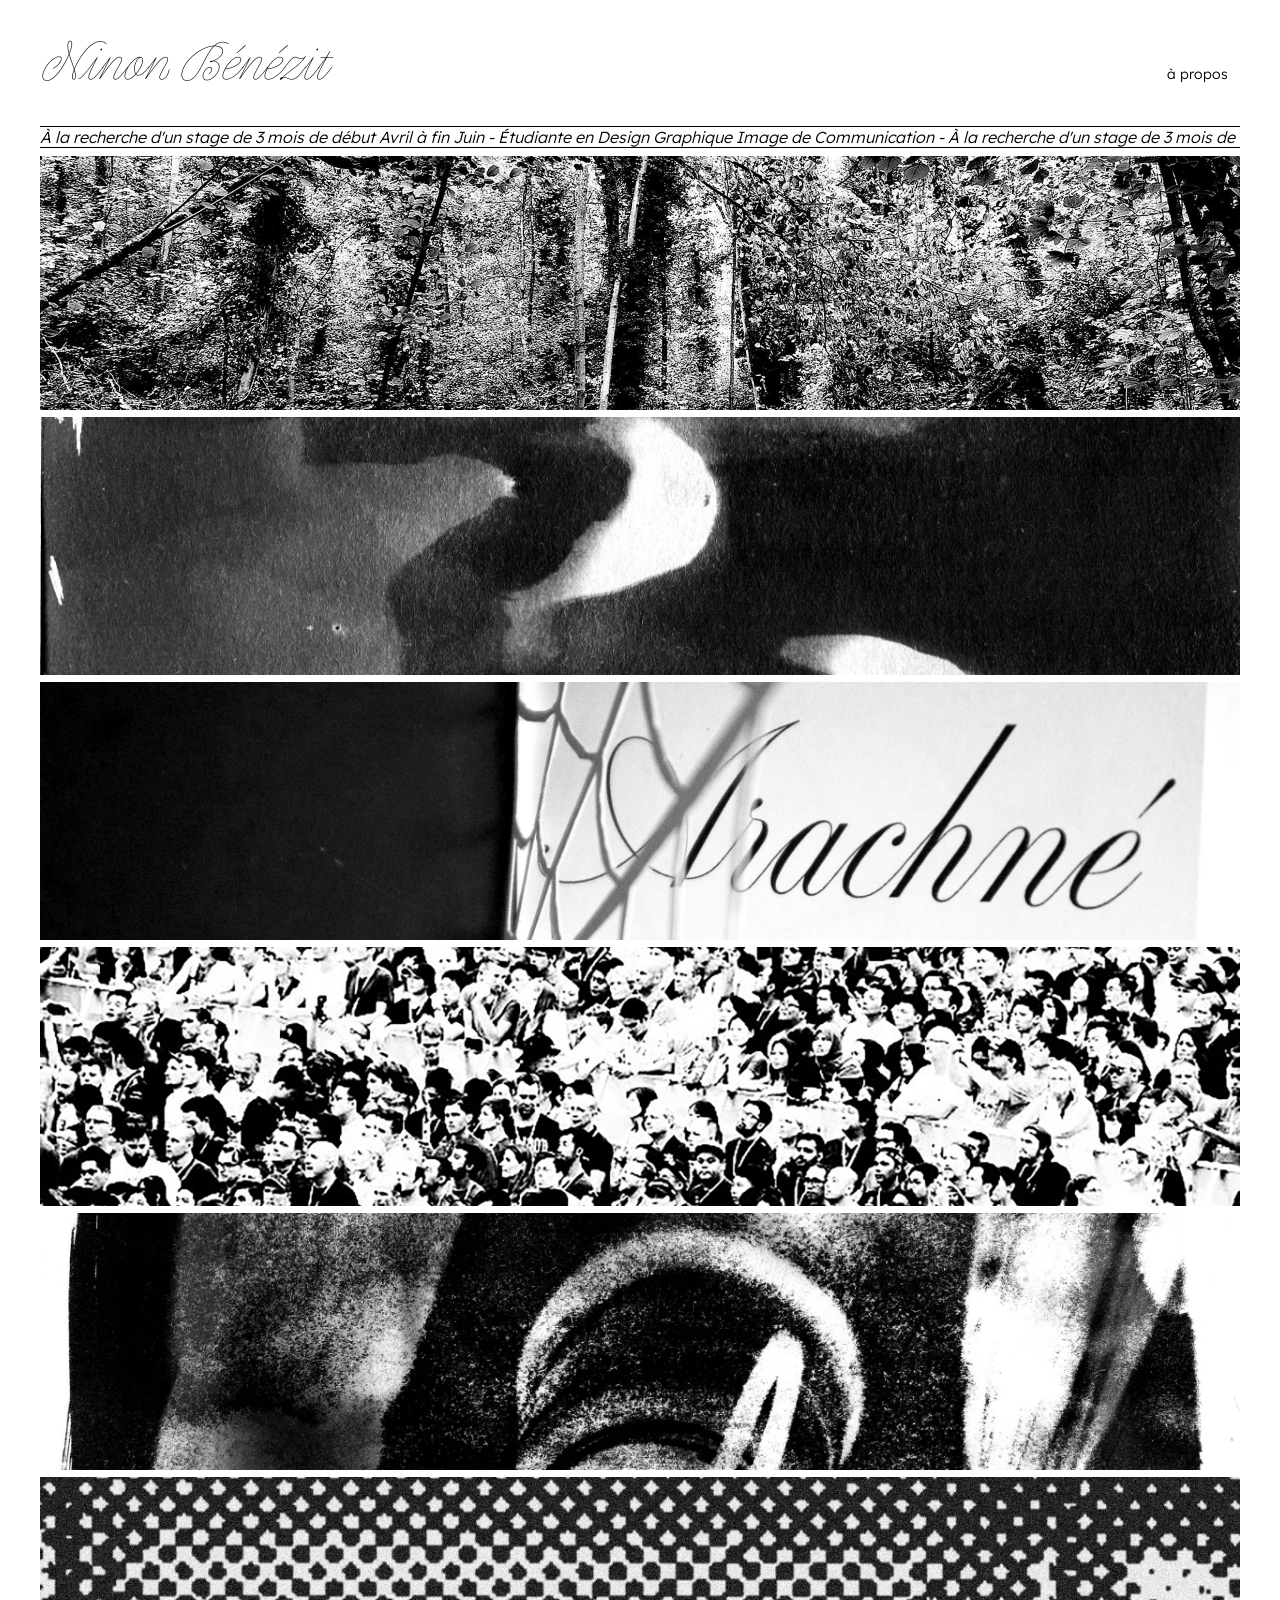
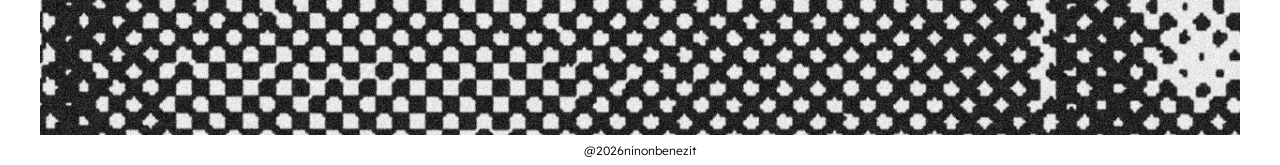
<file: index.html>
<!DOCTYPE html>
<html lang="en">
<head>
    <meta charset="UTF-8">
    <meta name="viewport" content="width=device-width, initial-scale=1.0">
    <title>Accueil - Ninon Bénézit</title>

    <!-- CSS -->
    <link rel="stylesheet" href="style.css">

    <link rel="icon" type="image/x-icon" href="img/logo_1.png">
    
</head>
<body>
    <header><h1>Ninon Bénézit</h1>
        <a class="button" href="a-propos.html">à propos</a>
    </header>

    <div class="scrolling-left" direction="left">
        <div class="scrolling-text">À la recherche d'un stage de 3 mois de début Avril à fin Juin - Étudiante en Design Graphique Image de Communication - 
            À la recherche d'un stage de 3 mois de début Avril à fin Juin - Étudiante en Design Graphique Image de Communication - 
            À la recherche d'un stage de 3 mois de début Avril à fin Juin - Étudiante en Design Graphique Image de Communication - 
        </div>
    </div>

    <!-- projets -->
    <main>
    <div class="grid">
        <a class="item-grid" href="nature.html">
            <img src="img/foret.jpg" alt="photo foret" 
            width="500" height="350">
            <h1>Faune</h1>
        </a>

         <a class="item-grid" href="sauces.html">
            <img src="img/rect_1.jpg" alt="sauces" 
            width="500" height="350">
            <h1>Ça pique</h1>
        </a>

        <a class="item-grid" href="arachne.html">
            <img src="img/arachne.jpg" alt="livre" 
            width="500" height="350">
            <h1>Arachné</h1>
        </a>

        <a class="item-grid" href="copiercoller.html">
            <img src="img/foule.jpg" alt="photomontage d'une foule" 
            width="500" height="350">
            <h1>Copier Coller</h1>
        </a>

        <a class="item-grid" href="photos.html">
            <img src="img/tasse.jpg" alt="cyanotype" 
            width="500" height="350">
            <h1>Photographies</h1>
        </a>

        <a class="item-grid" href="gangsters.html">
            <img src="img/balles_1.jpg" alt="gangsters" 
            width="500" height="350">
            <h1>Gangsters</h1>
        </a>
    </div>
    </main>

    <footer>
        @2026ninonbenezit 
    </footer>
    
</body>
</html>
</file>
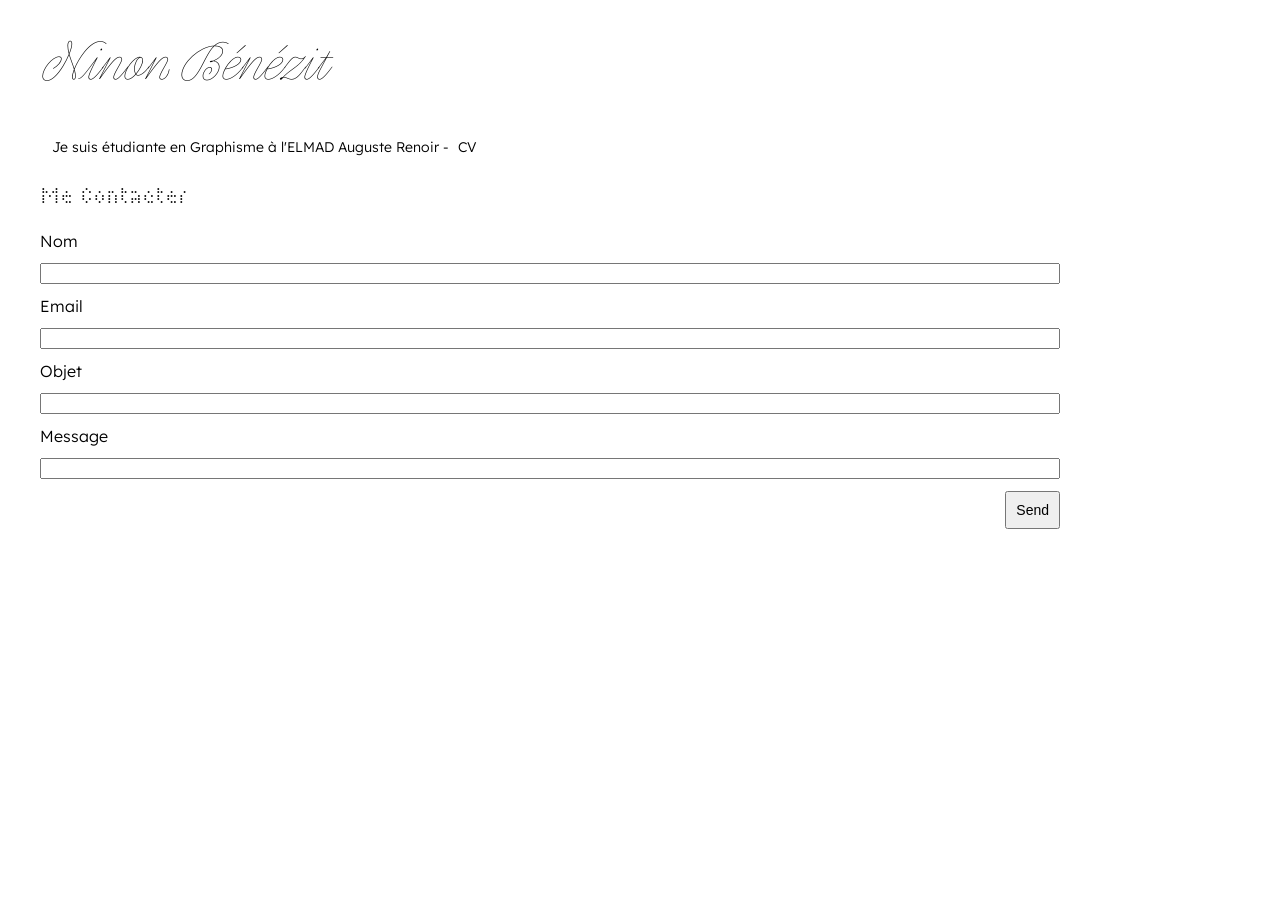
<file: a-propos.html>
<!DOCTYPE html>
<html lang="fr">
<head>
    <meta charset="UTF-8">
    <meta name="viewport" content="width=device-width, initial-scale=1.0">
    <title>Ninon Bénézit</title>

     <!-- CSS -->
    <link rel="stylesheet" href="style.css">

    <link rel="icon" type="image/x-icon" href="img/logo_1.png">

</head>
<body>
    <header><a class="nom" href="index.html"><h1>Ninon Bénézit</h1></a>
    </header>

    <p>Je suis étudiante en Graphisme à l'ELMAD Auguste Renoir -<a class="button" href="ninonbenezit_cv.pdf">CV</a></p>
   
    <!-- formulaire -->
    <main>
    <div class="form-container">
        <h2>Me Contacter</h2>
        <form method="POST" action="20ed22e6c82c442ef6c9d271b3e6350c">
            <label for="subject">Nom</label>
            <input type="text" id="name" name="name" required>

            <label for="email">Email</label>
            <input type="email" id="email" name="email" required>

            <label for="subject">Objet</label>
            <input type="text" id="subject" name="subject" required>

            <label for="email">Message</label>
            <input type="text" id="message" name="message" required>

            <button class="button" type="submit">Send</button>
        </form>
        
    </div>
    </main>

</body>
</html>
</file>
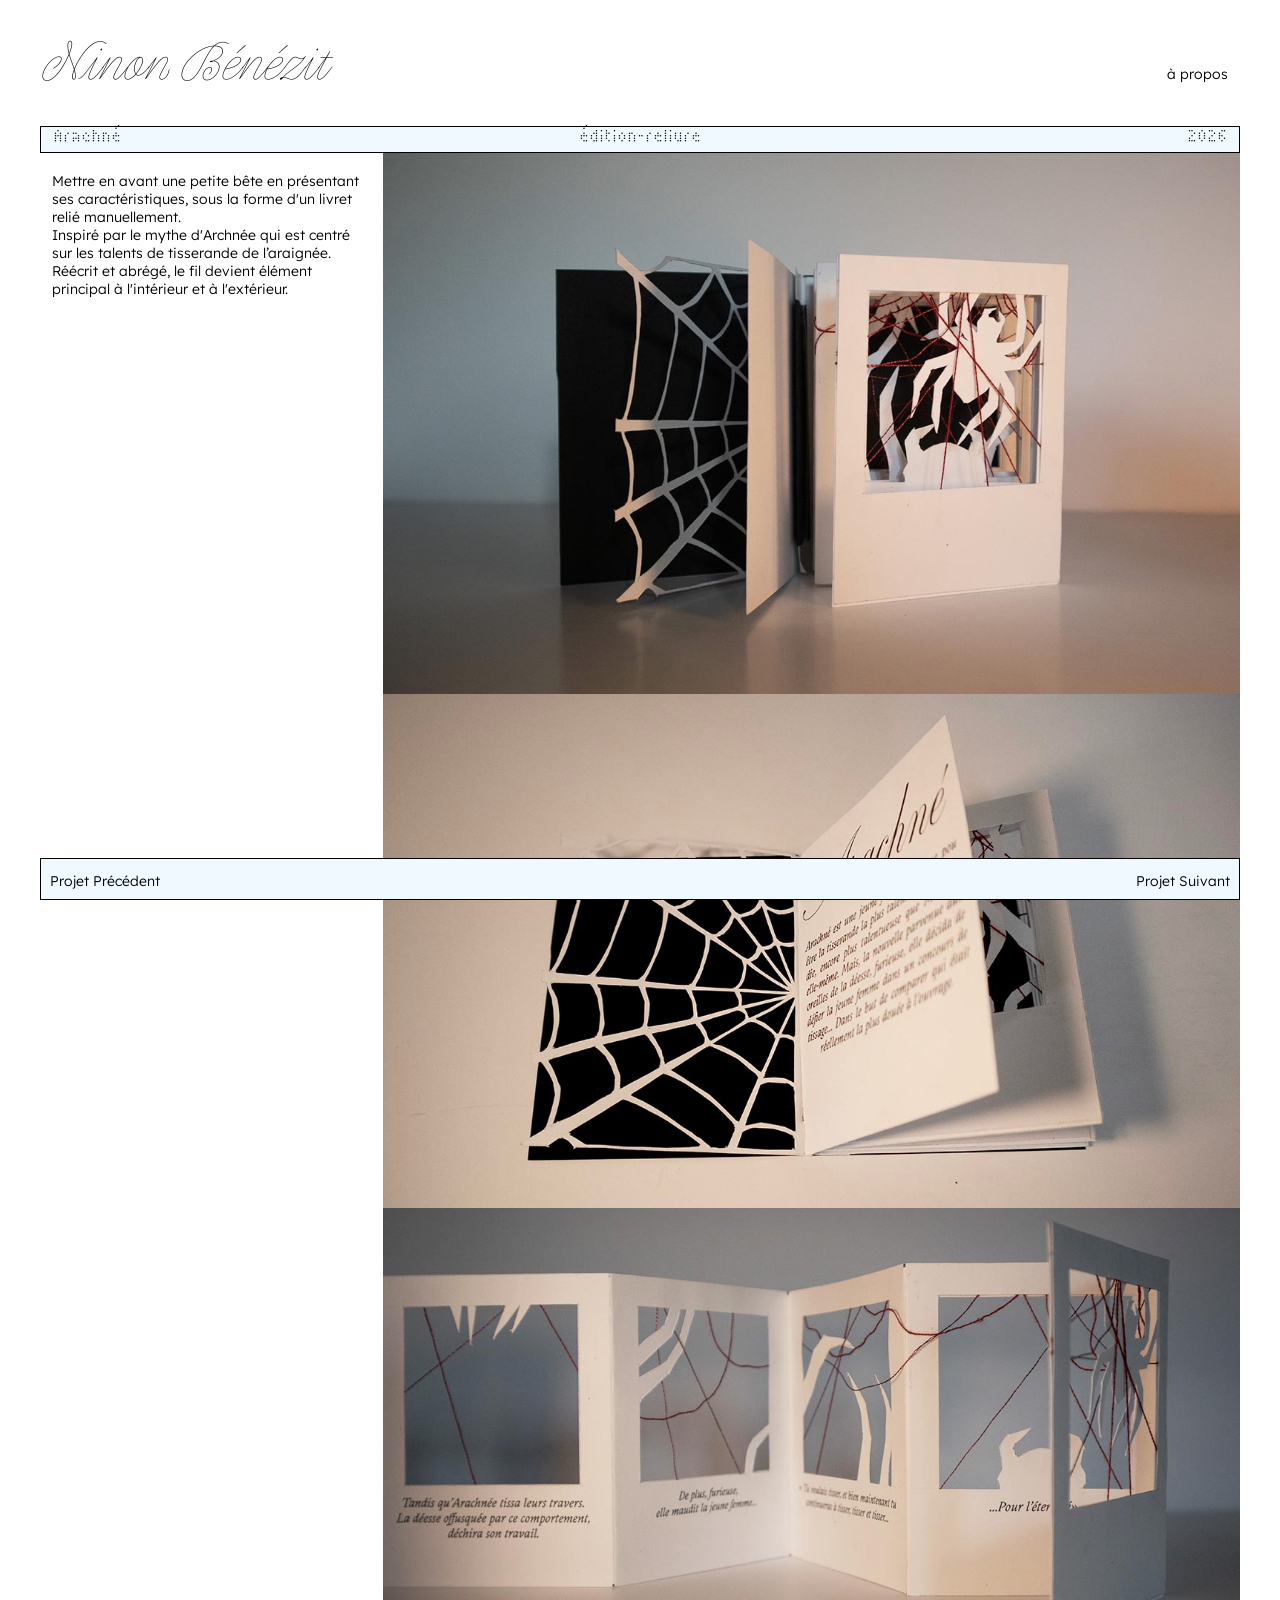
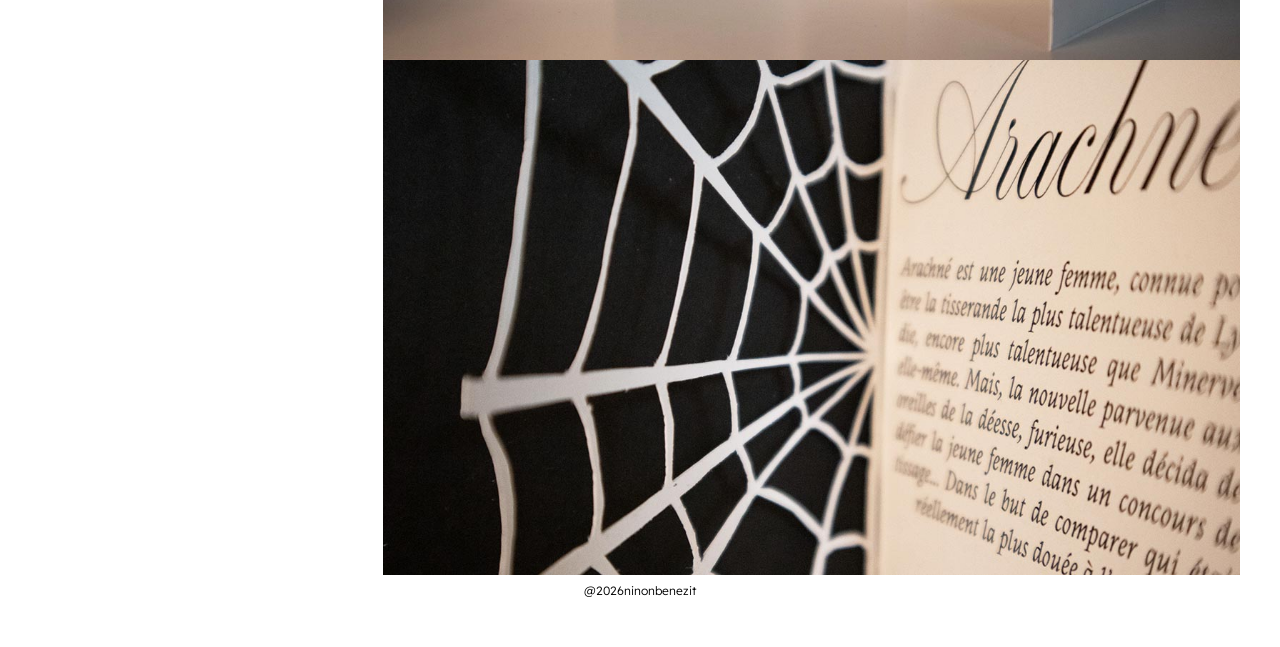
<file: arachne.html>
<!DOCTYPE html>
<html lang="fr">
<head>
    <meta charset="UTF-8">
    <meta name="viewport" content="width=device-width, initial-scale=1.0">
    <title>Ninon Bénézit</title>

    <!-- CSS -->
    <link rel="stylesheet" href="style.css">

    <link rel="icon" type="image/x-icon" href="img/logo_1.png">

</head>
<body>
    <header>
        <a class="nom" href="index.html"><h1>Ninon Bénézit</h1></a>
        <a class="button" href="a-propos.html">à propos</a>
    </header>

    <div class="entete"> 
        <span>Arachné</span> 
        <span class="center">édition-reliure</span> 
        <span class="right">2026</span>
    </div>

     <!-- projets -->
    <div class="grid2">
    <aside>
        <p>Mettre en avant une petite bête en présentant ses caractéristiques,
        sous la forme d'un livret relié manuellement. <br>
        Inspiré par le mythe d'Archnée qui est centré sur les talents 
        de tisserande de l’araignée. Réécrit et abrégé, le fil devient élément principal 
        à l'intérieur et à l'extérieur.
        </p>
    </aside>

    <main>
        <img src="img/arachne_1.jpg" alt="livre" 
        width="400" height="300">
        <img src="img/arachne_2.jpg" alt="livre" 
        width="400" height="300">
        <img src="img/arachne_5.jpg" alt="livre" 
        width="400" height="300">
        <img src="img/arachne_4.jpg" alt="livre" 
        width="400" height="300">
    </main>
    </div>

    <footer>
        @2026ninonbenezit 
    </footer>

    <!-- changement page -->
    <div class="footer">
        <span class="left"><a class="button" href="sauces.html">Projet Précédent</a>
        </span>
        <span class="right"><a class="button" href="copiercoller.html">Projet Suivant</a>
        </span>
    </div>
    
</body>
</html>
</file>
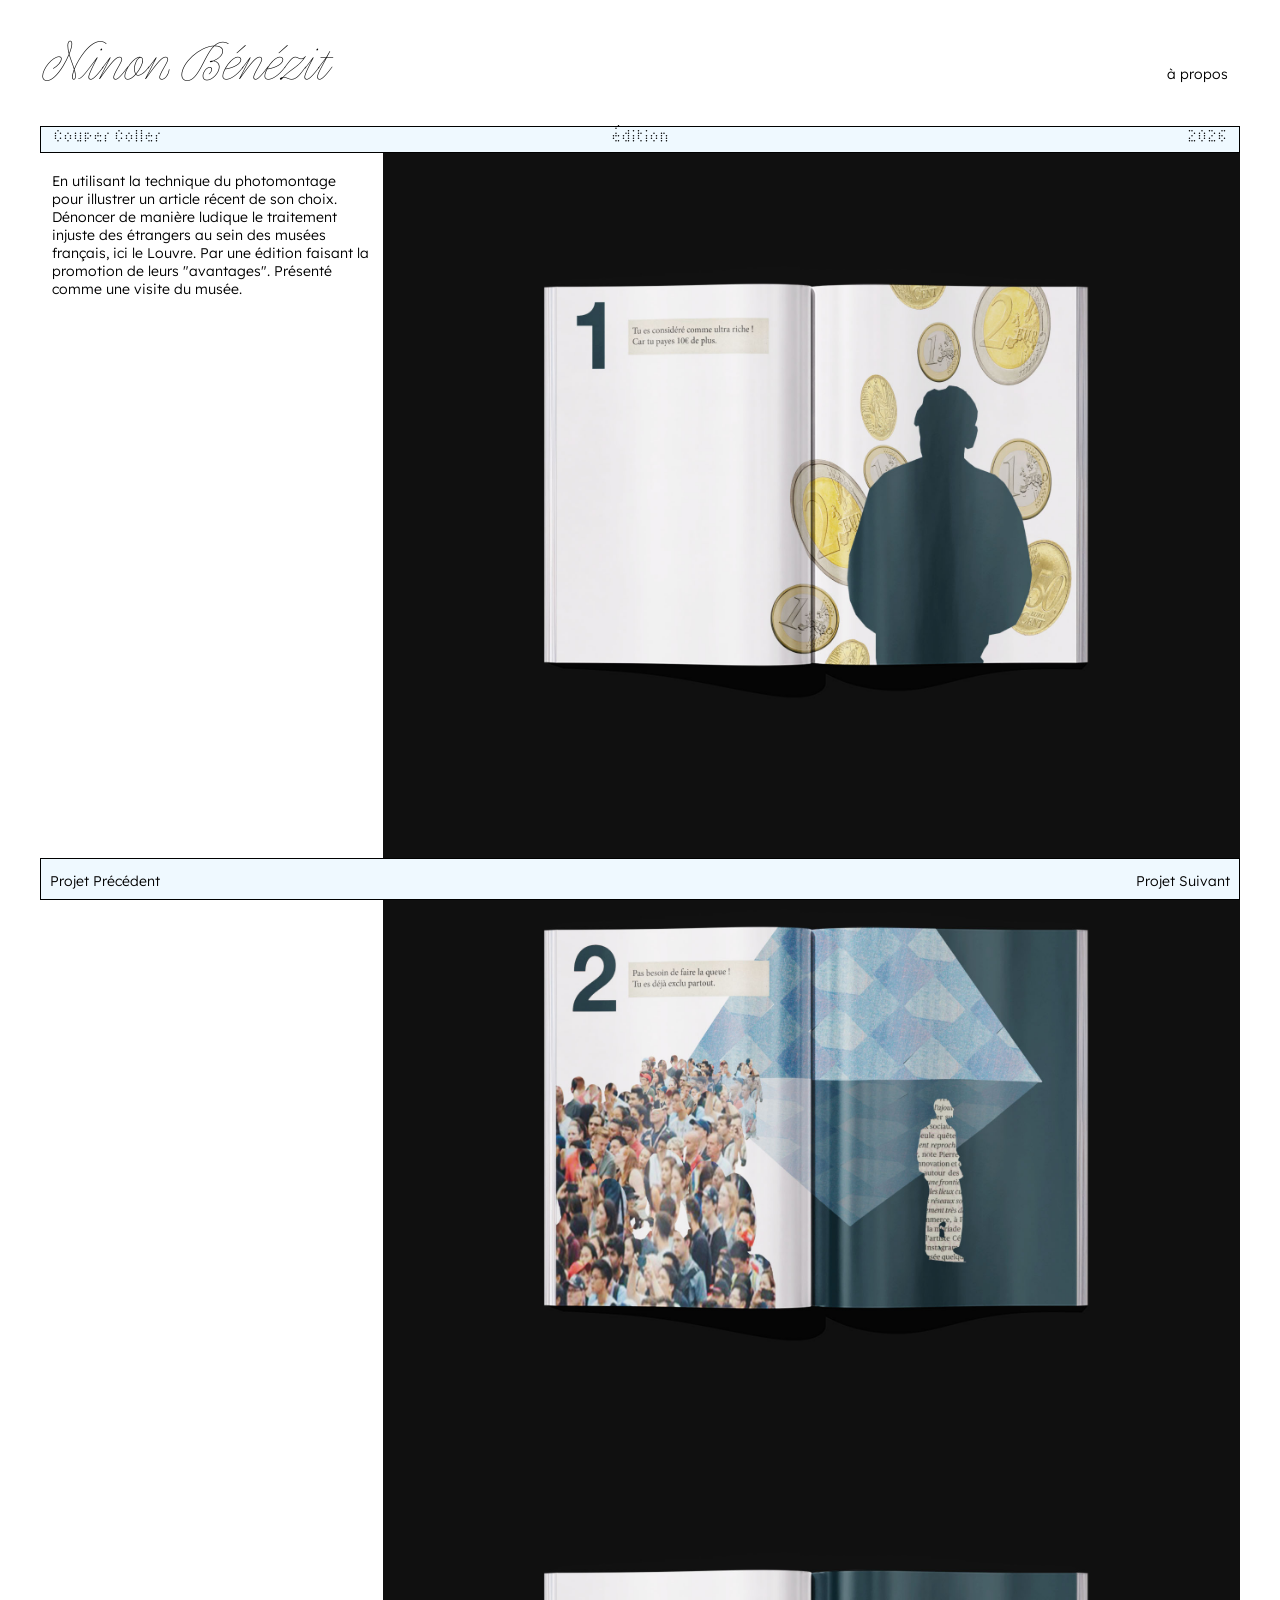
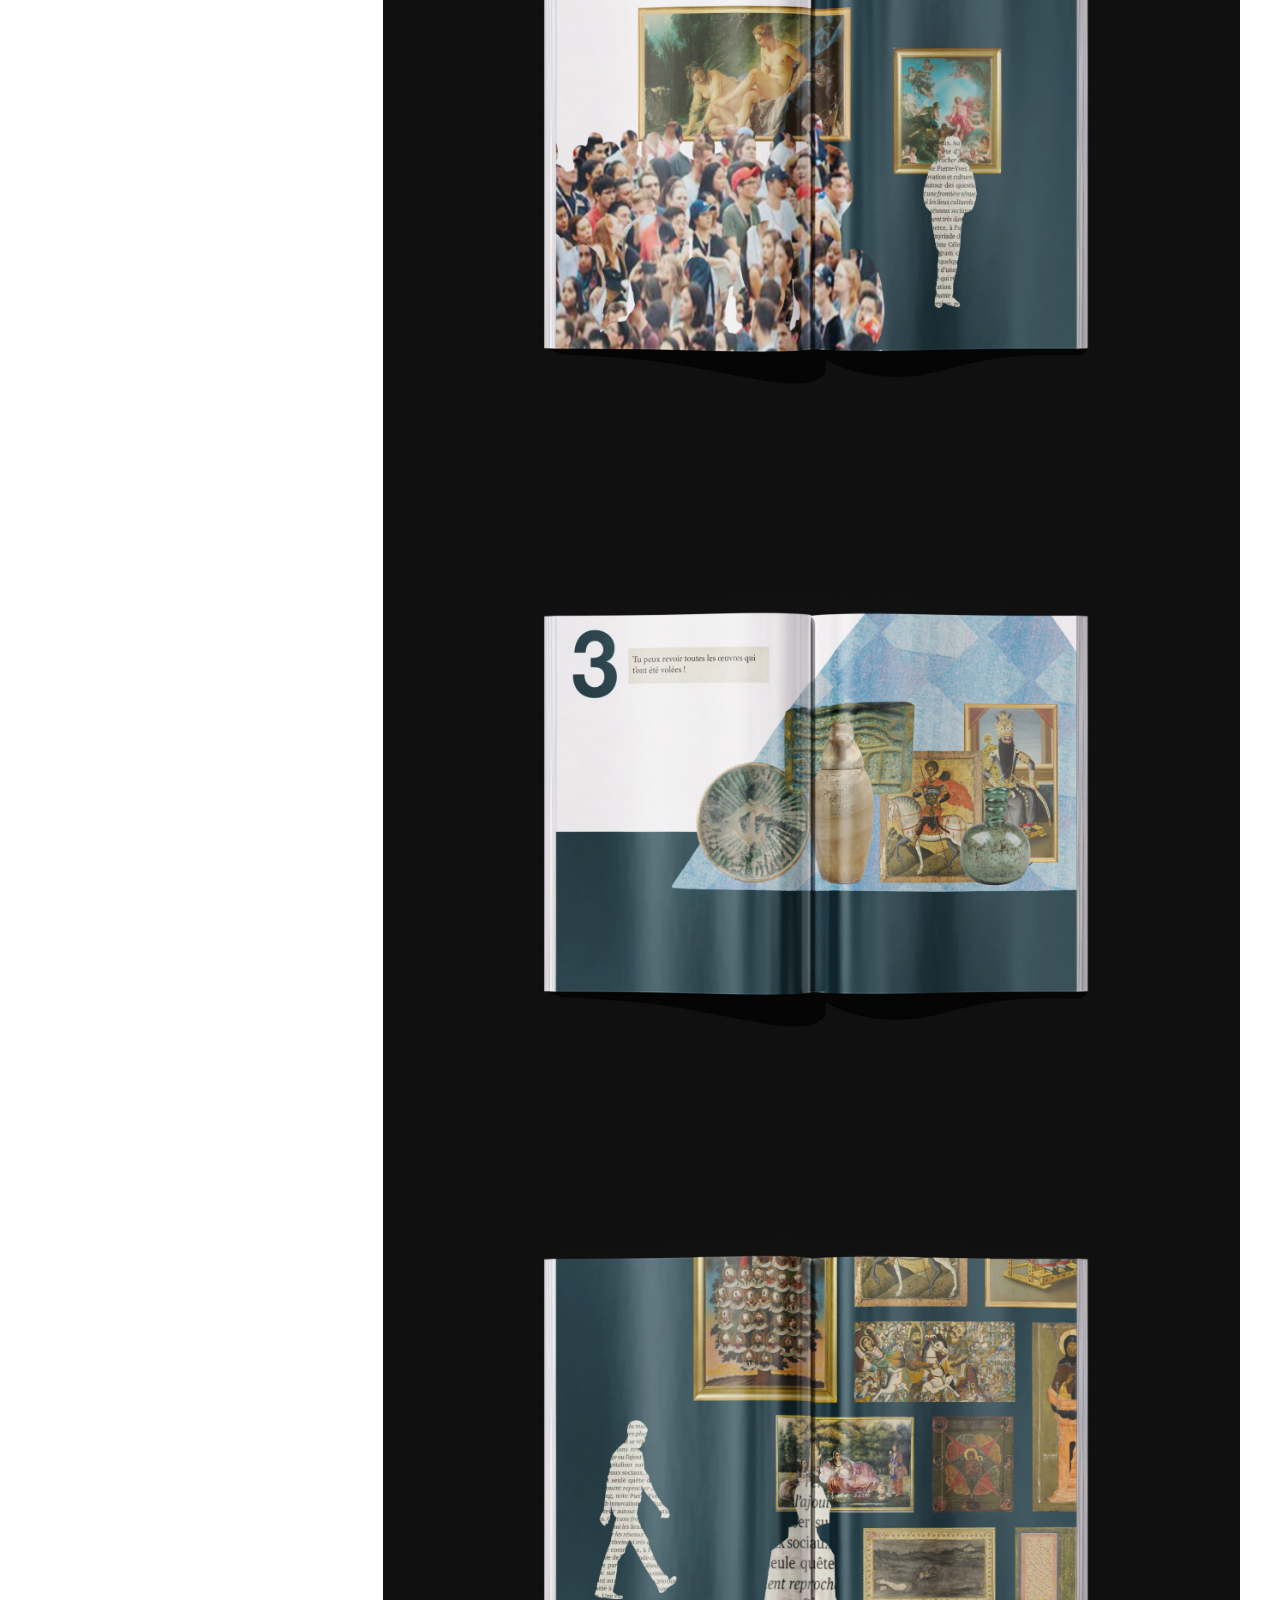
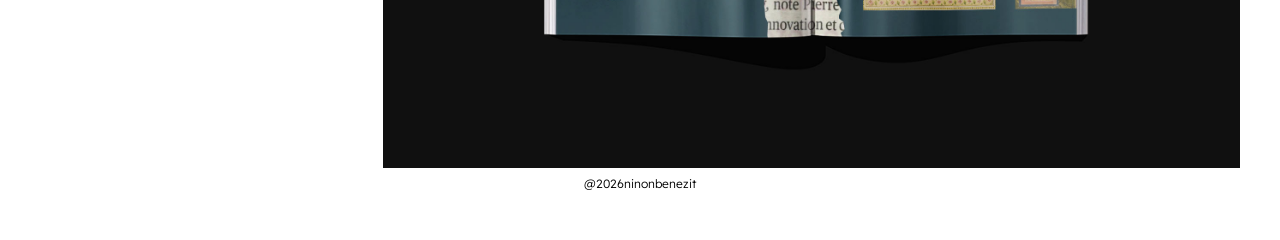
<file: copiercoller.html>
<!DOCTYPE html>
<html lang="fr">
<head>
    <meta charset="UTF-8">
    <meta name="viewport" content="width=device-width, initial-scale=1.0">
    <title>Ninon Bénézit</title>

    <!-- CSS -->
    <link rel="stylesheet" href="style.css">

    <link rel="icon" type="image/x-icon" href="img/logo_1.png">

</head>
<body>
    <header>
        <a class="nom" href="index.html"><h1>Ninon Bénézit</h1></a>
        <a class="button" href="a-propos.html">à propos</a>
    </header>

    <div class="entete"> 
        <span>Couper Coller</span> 
        <span class="center">édition</span> 
        <span class="right">2026</span>
    </div>

     <!-- projets -->
    <div class="grid2">
    <aside>
        <p>En utilisant la technique du photomontage  pour illustrer un article récent de son choix. <br>
        Dénoncer de manière ludique le traitement injuste des étrangers au sein des musées français, ici le Louvre. 
        Par une édition faisant la promotion de leurs "avantages". Présenté comme une visite du musée.
        </p>
    </aside>

    <main>
        <img src="img/ccd_1.jpg" alt="livre" 
        width="400" height="300">
        <img src="img/ccd_2.jpg" alt="livre" 
        width="400" height="300">
        <img src="img/ccd_3.jpg" alt="livre" 
        width="400" height="300">
        <img src="img/ccd_4.jpg" alt="livre" 
        width="400" height="300">
        <img src="img/ccd_5.jpg" alt="livre" 
        width="400" height="300">
    </main>
    </div>

    <footer>
        @2026ninonbenezit 
    </footer>

     <!-- changement page -->
    <div class="footer">
        <span class="left"><a class="button" href="arachne.html">Projet Précédent</a>
        </span>
        <span class="right"><a class="button" href="photos.html">Projet Suivant</a>
        </span>
    </div>
    
</body>
</html>
</file>
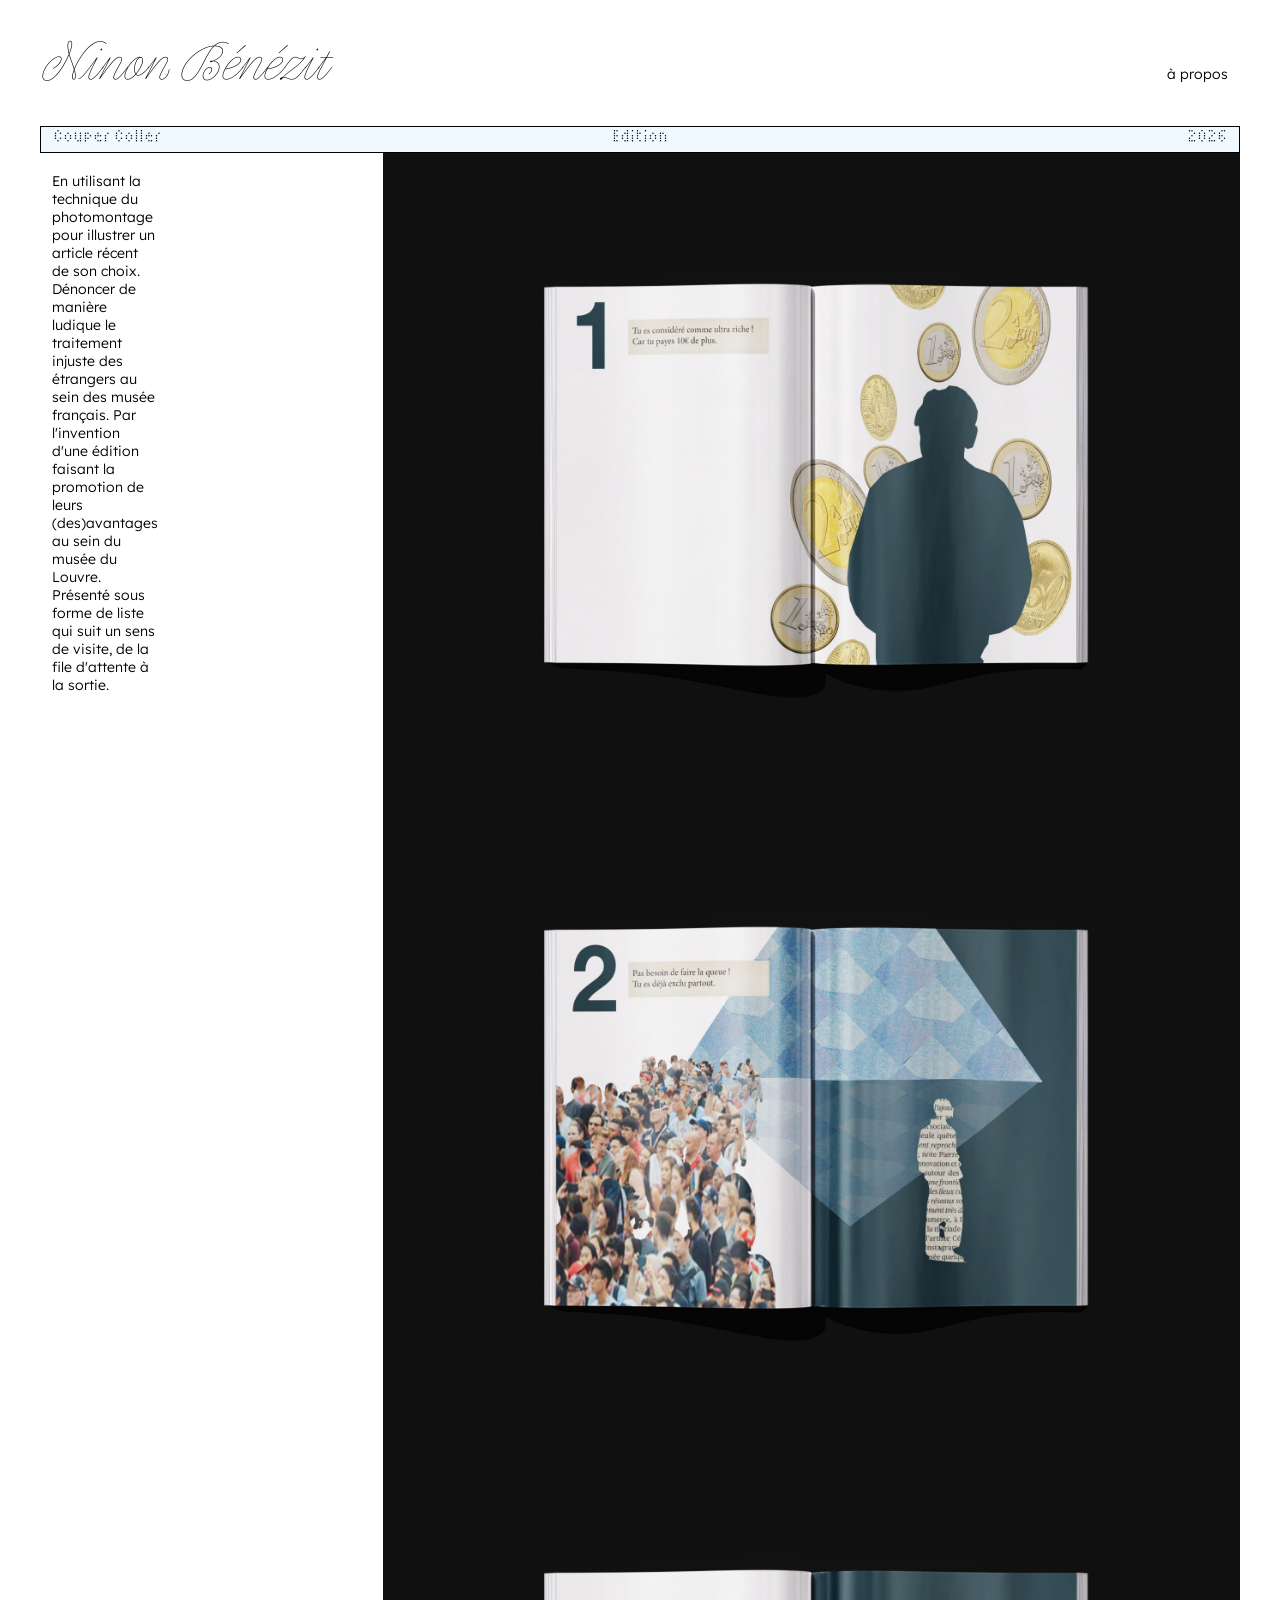
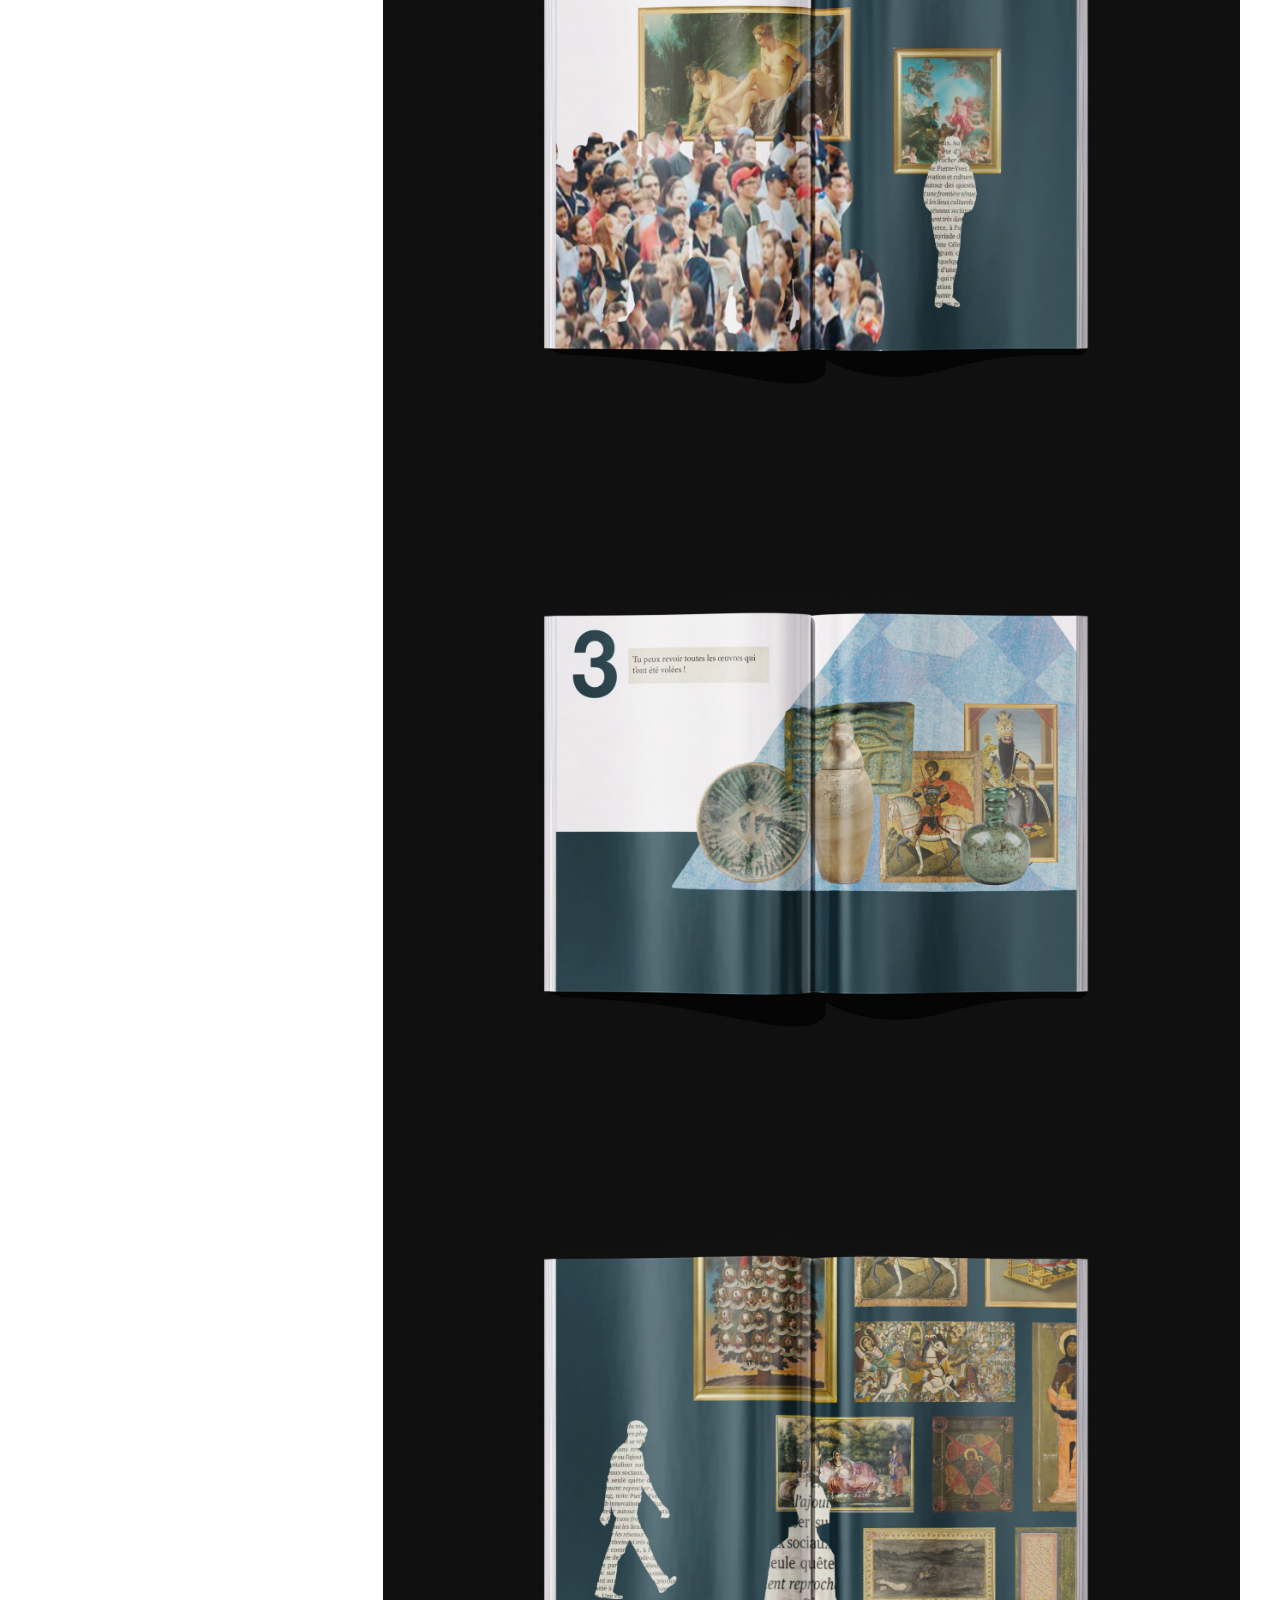
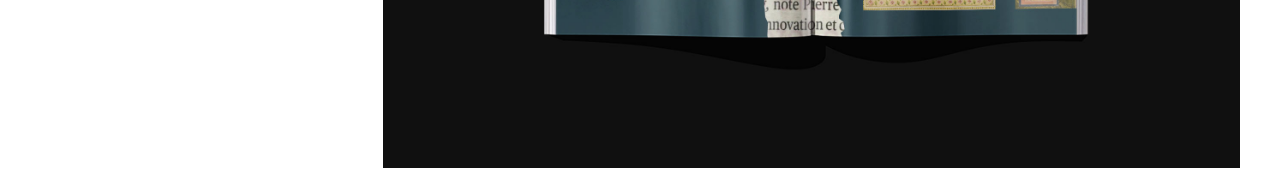
<file: copiercollerimprimer.html>
<!DOCTYPE html>
<html lang="fr">
<head>
    <meta charset="UTF-8">
    <meta name="viewport" content="width=device-width, initial-scale=1.0">
    <title>Couper Coller Imprimer</title>

    <!-- CSS -->
    <link rel="stylesheet" href="style.css">

</head>
<body>
    <header>
        <a href="index.html"><h1>Ninon Bénézit</h1></a>
        <a class="button" href="a-propos.html">à propos</a>
    </header>

    <div class="entete"> 
        <span>Couper Coller</span> 
        <span class="center">Edition</span> 
        <span class="right">2026</span>
    </div>

     <!-- projets -->
    <div class="grid2">
    <aside class="grid2">
        <p>En utilisant la technique du photomontage  pour illustrer un article récent de son choix.
        Dénoncer de manière ludique le traitement injuste des étrangers au sein des musée français. 
        Par l'invention d'une édition faisant la promotion de leurs (des)avantages au sein du musée du Louvre. 
        Présenté sous forme de liste qui suit un sens de visite, de la file d'attente à la sortie. 
        </p>
    </aside>

    <main>
        <img src="img/ccd_1.jpg" alt="livre" 
        width="400" height="300">
        <img src="img/ccd_2.jpg" alt="livre" 
        width="400" height="300">
        <img src="img/ccd_3.jpg" alt="livre" 
        width="400" height="300">
        <img src="img/ccd_4.jpg" alt="livre" 
        width="400" height="300">
        <img src="img/ccd_5.jpg" alt="livre" 
        width="400" height="300">
    </main>
    </div>
    
</body>
</html>
</file>
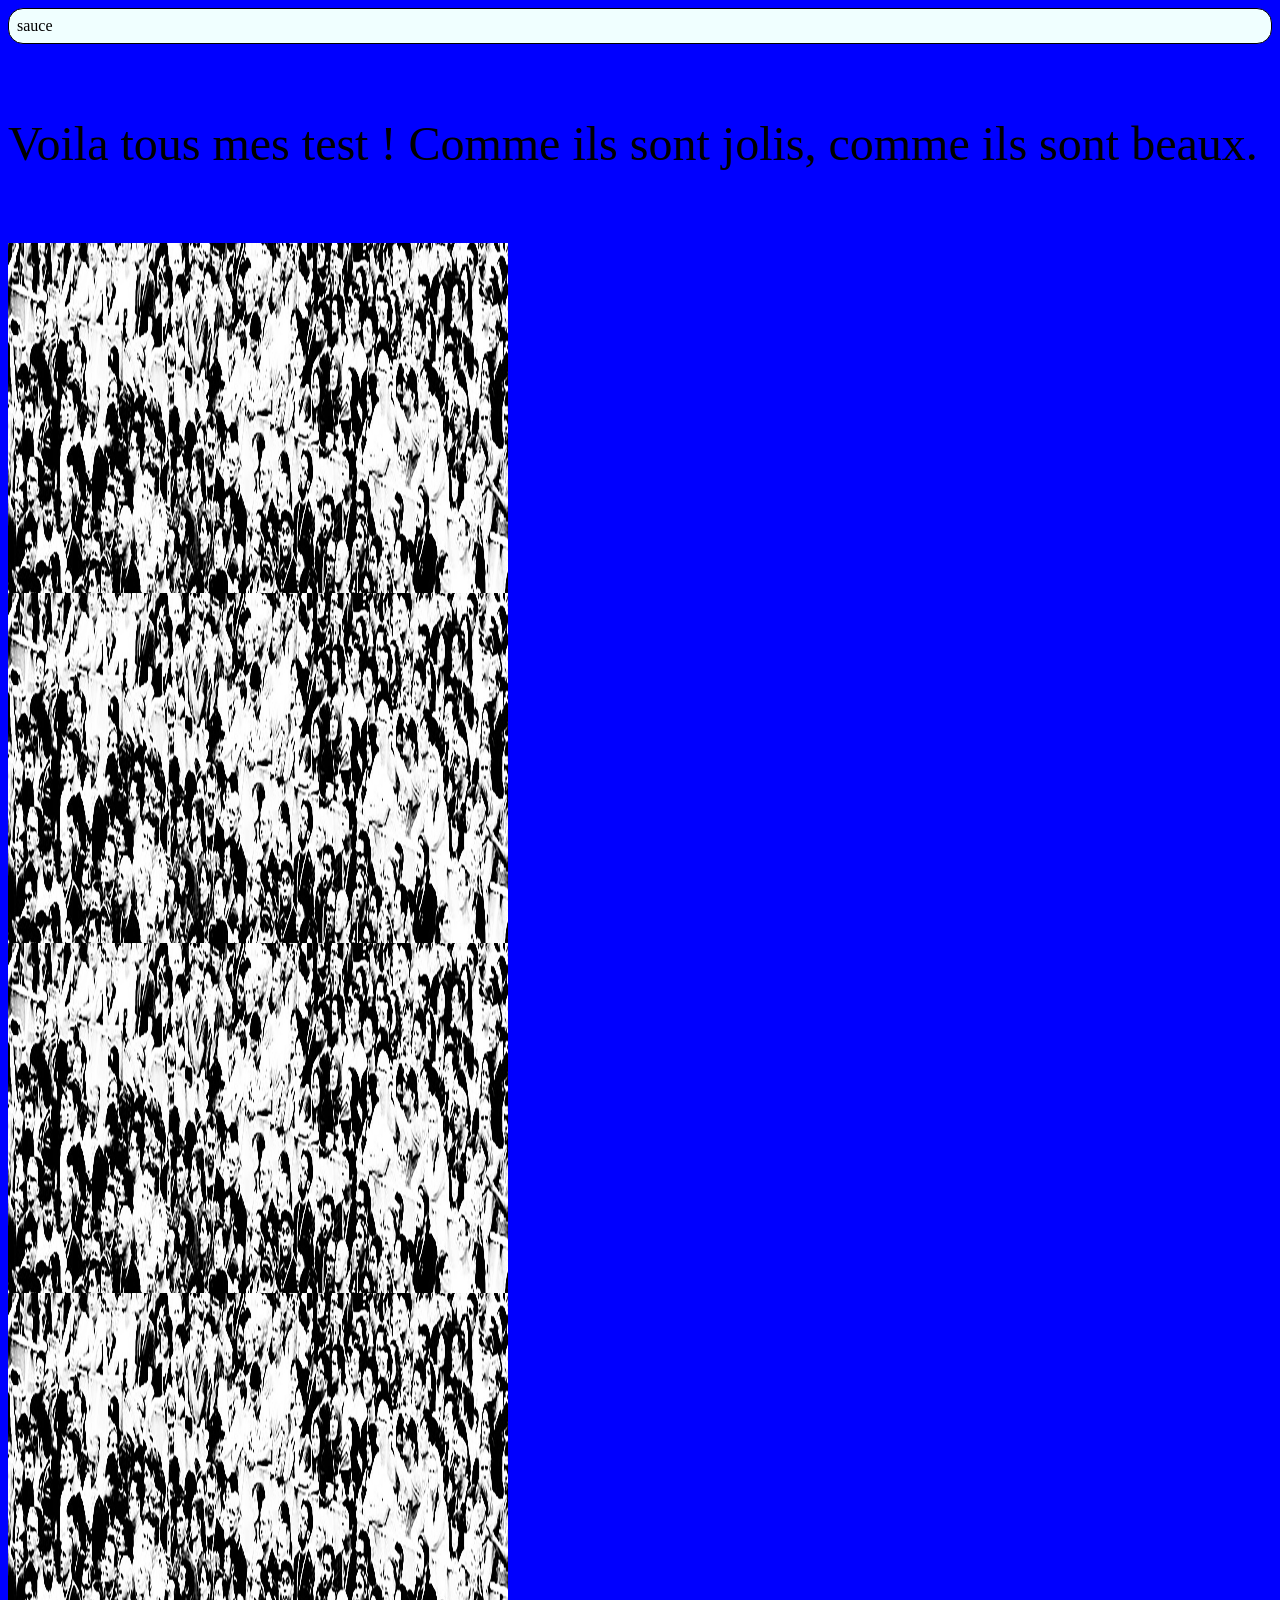
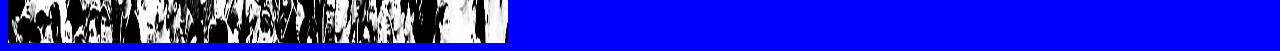
<file: demo.html>
<!DOCTYPE html>
<html lang="en">
<head>
    <meta charset="UTF-8">
    <meta name="viewport" content="width=device-width, initial-scale=1.0">
    <title>Document</title>
    <style>
        body{
            background: aquamarine;
        }
        @media (min-width:900px){
            body{
                display: grid;
                grid-template-columns: repeat(2);
                gap: 24px;
                background: blue;
            }
            p{
                font-size:clamp(35px,4vw,48px);
            }
        }

        .button{
            background: azure;
            color: #000;
            text-decoration: none;
            border: 1px solid #000;
            padding: 8px;
            border-radius: 15px;
        }
        .grid{
            display:grid;
        }
        
    </style>
</head>
<body>
    <a class="button" href="#">sauce</a>
    <p>Voila tous mes test ! Comme ils sont jolis, comme ils sont beaux.</p>
    <div class="grid">
        <img src="img/foule.jpg" alt="photomontage d'une foule" 
        width="500" height="350">
        <img src="img/foule.jpg" alt="photomontage d'une foule" 
        width="500" height="350">
        <img src="img/foule.jpg" alt="photomontage d'une foule" 
        width="500" height="350">
        <img src="img/foule.jpg" alt="photomontage d'une foule" 
        width="500" height="350">
    </div>
    
</body>
</html>
</file>
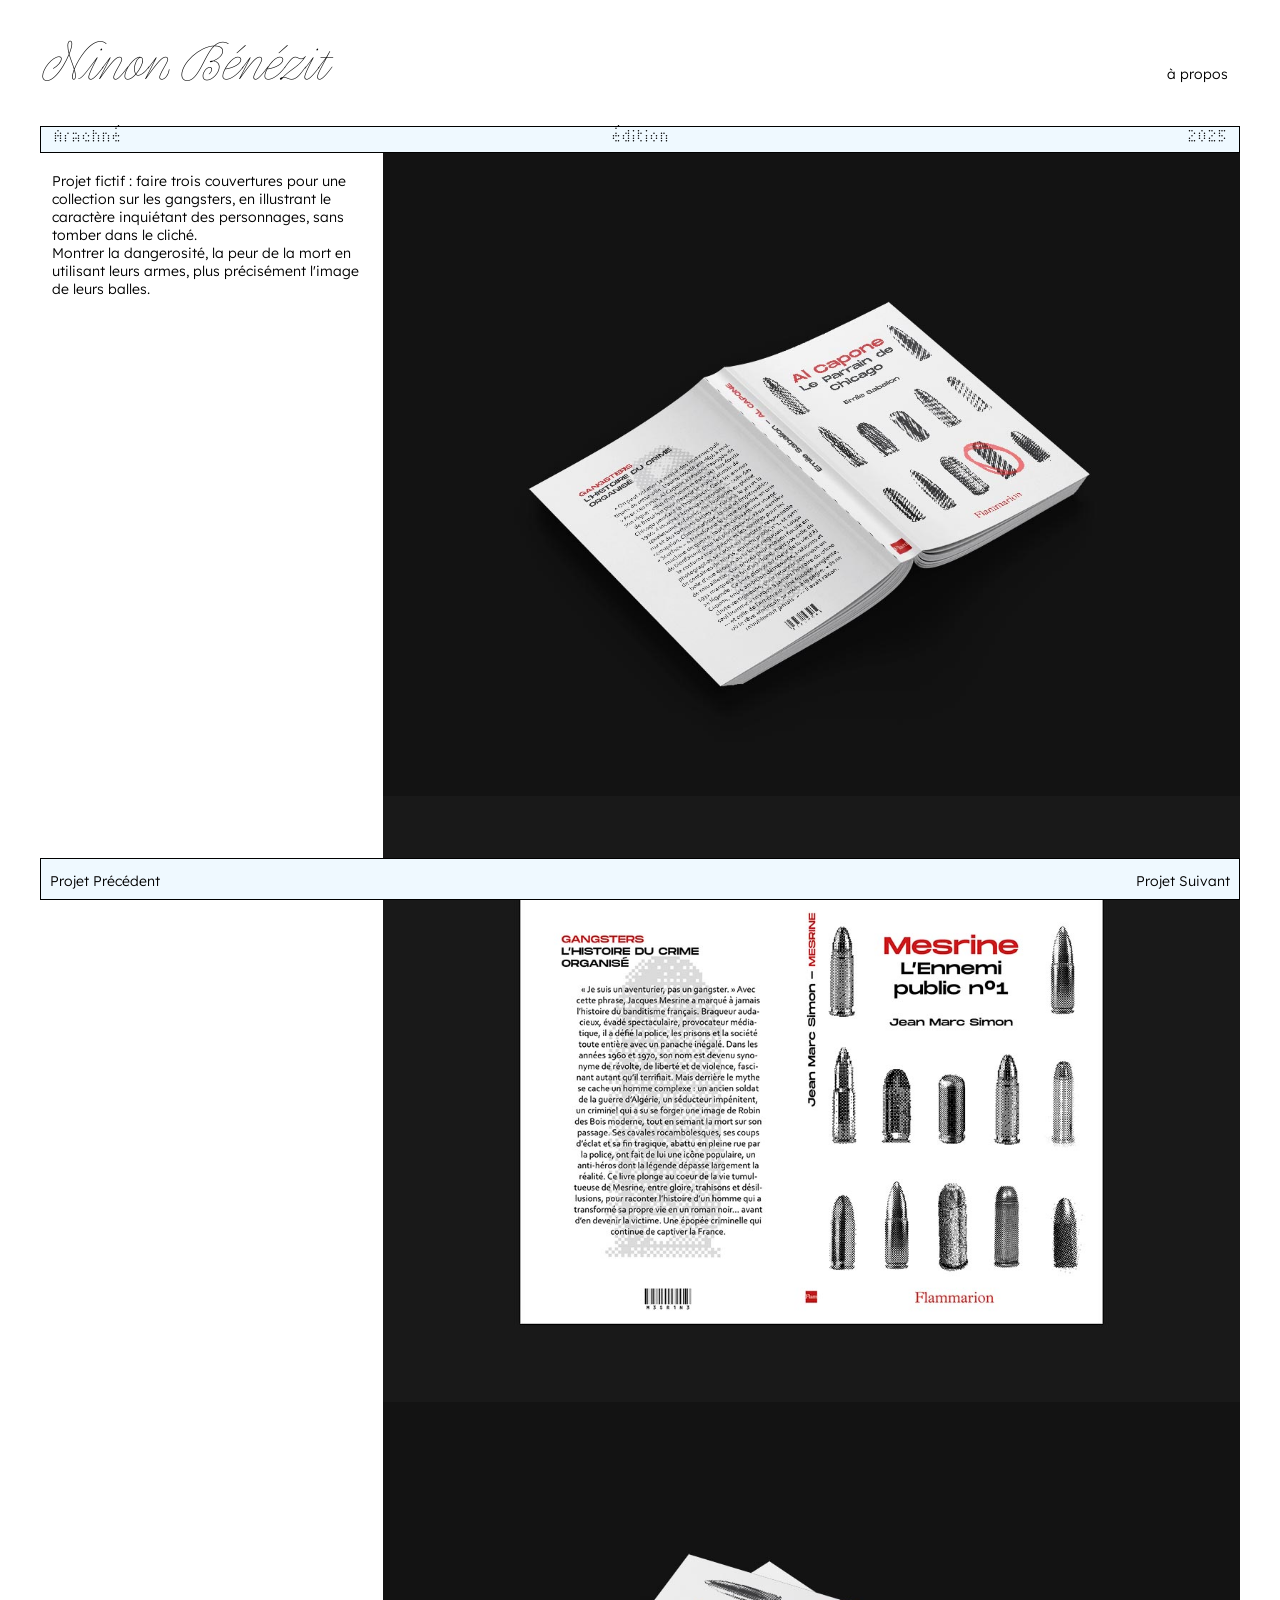
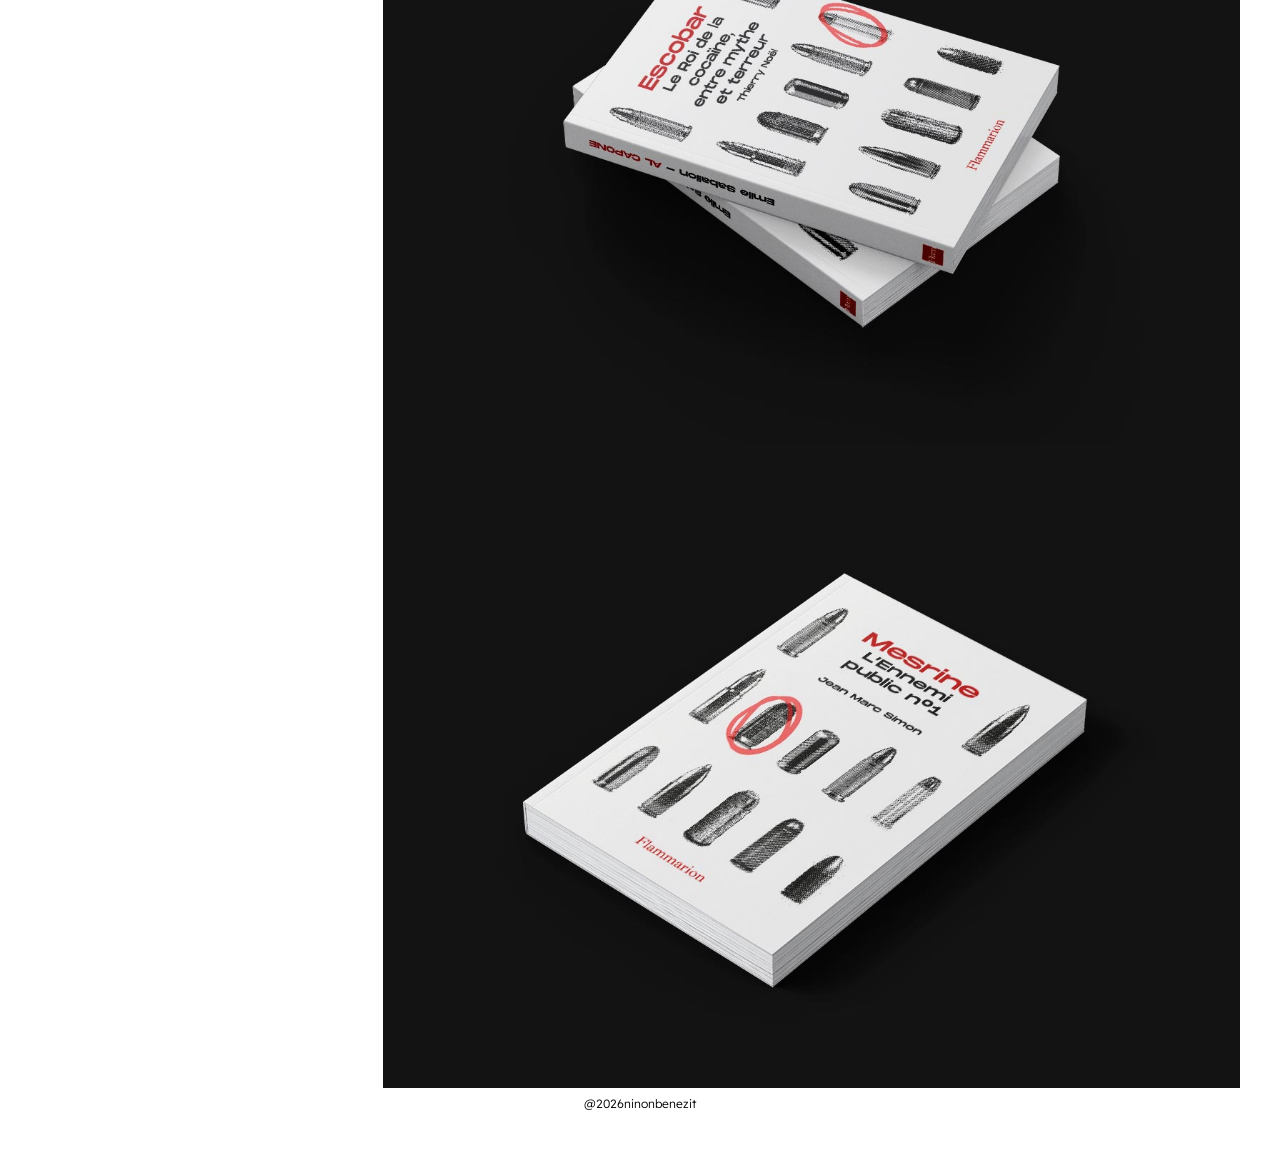
<file: gangsters.html>
<!DOCTYPE html>
<html lang="fr">
<head>
    <meta charset="UTF-8">
    <meta name="viewport" content="width=device-width, initial-scale=1.0">
    <title>Ninon Bénézit</title>

    <!-- CSS -->
    <link rel="stylesheet" href="style.css">

    <link rel="icon" type="image/x-icon" href="img/logo_1.png">

</head>
<body>
    <header>
        <a class="nom" href="index.html"><h1>Ninon Bénézit</h1></a>
        <a class="button" href="a-propos.html">à propos</a>
    </header>

    <div class="entete"> 
        <span>Arachné</span> 
        <span class="center">édition</span> 
        <span class="right">2025</span>
    </div>

     <!-- projets -->
    <div class="grid2">
    <aside>
        <p>Projet fictif : faire trois couvertures pour une collection sur les gangsters, 
        en illustrant le caractère inquiétant des personnages, sans tomber dans le cliché. <br>
        Montrer la dangerosité, la peur de la mort en utilisant leurs armes, 
        plus précisément l'image de leurs balles.
        </p>
    </aside>

    <main>
        <img src="img/gangsters_3.jpg" alt="livre" 
        width="400" height="300">
        <img src="img/couv_2.jpg" alt="livre" 
        width="400" height="300">
        <img src="img/gangsters_1.jpg" alt="livre" 
        width="400" height="300">
        <img src="img/gangsters_2.jpg" alt="livre" 
        width="400" height="300">
    </main>
    </div>

    <footer>
        @2026ninonbenezit 
    </footer>

    <!-- changement page -->
    <div class="footer">
        <span class="left"><a class="button" href="photos.html">Projet Précédent</a>
        </span>
        <span class="right"><a class="button" href="nature.html">Projet Suivant</a>
        </span>
    </div>
    
</body>
</html>
</file>
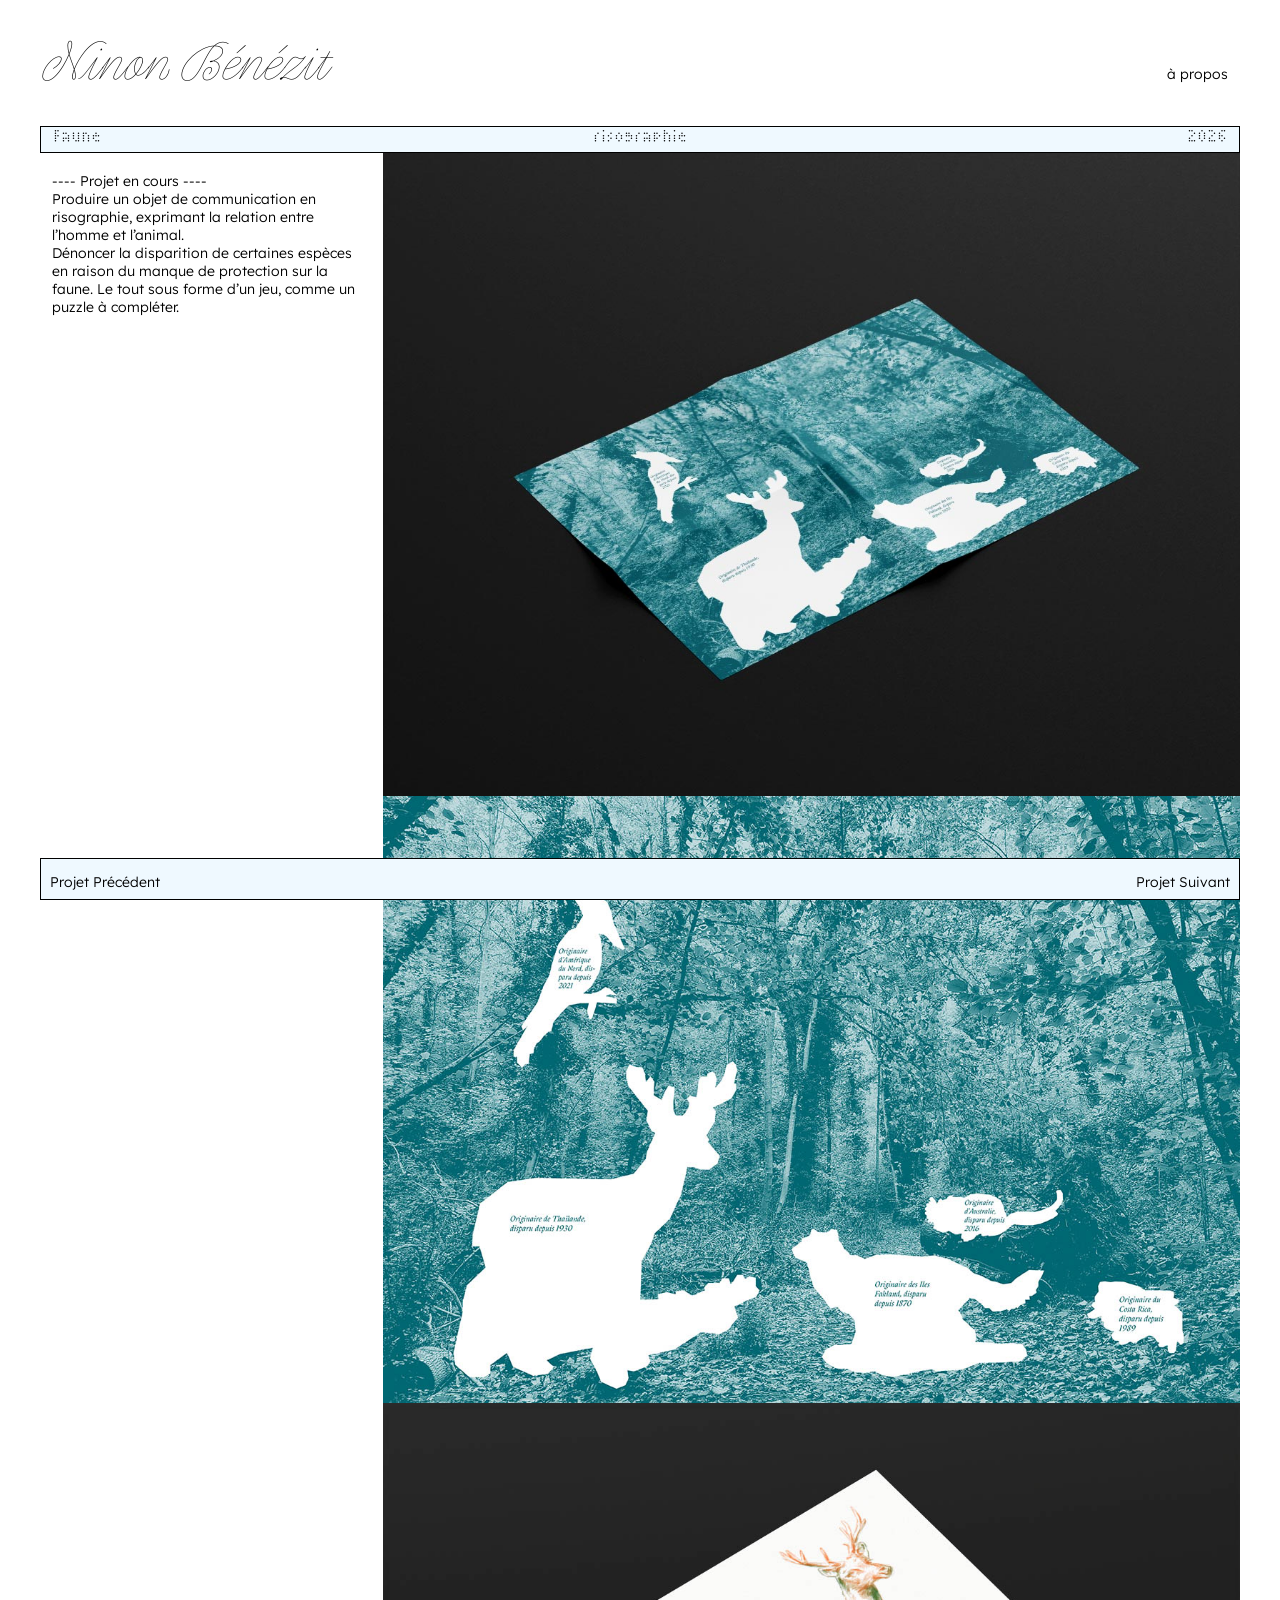
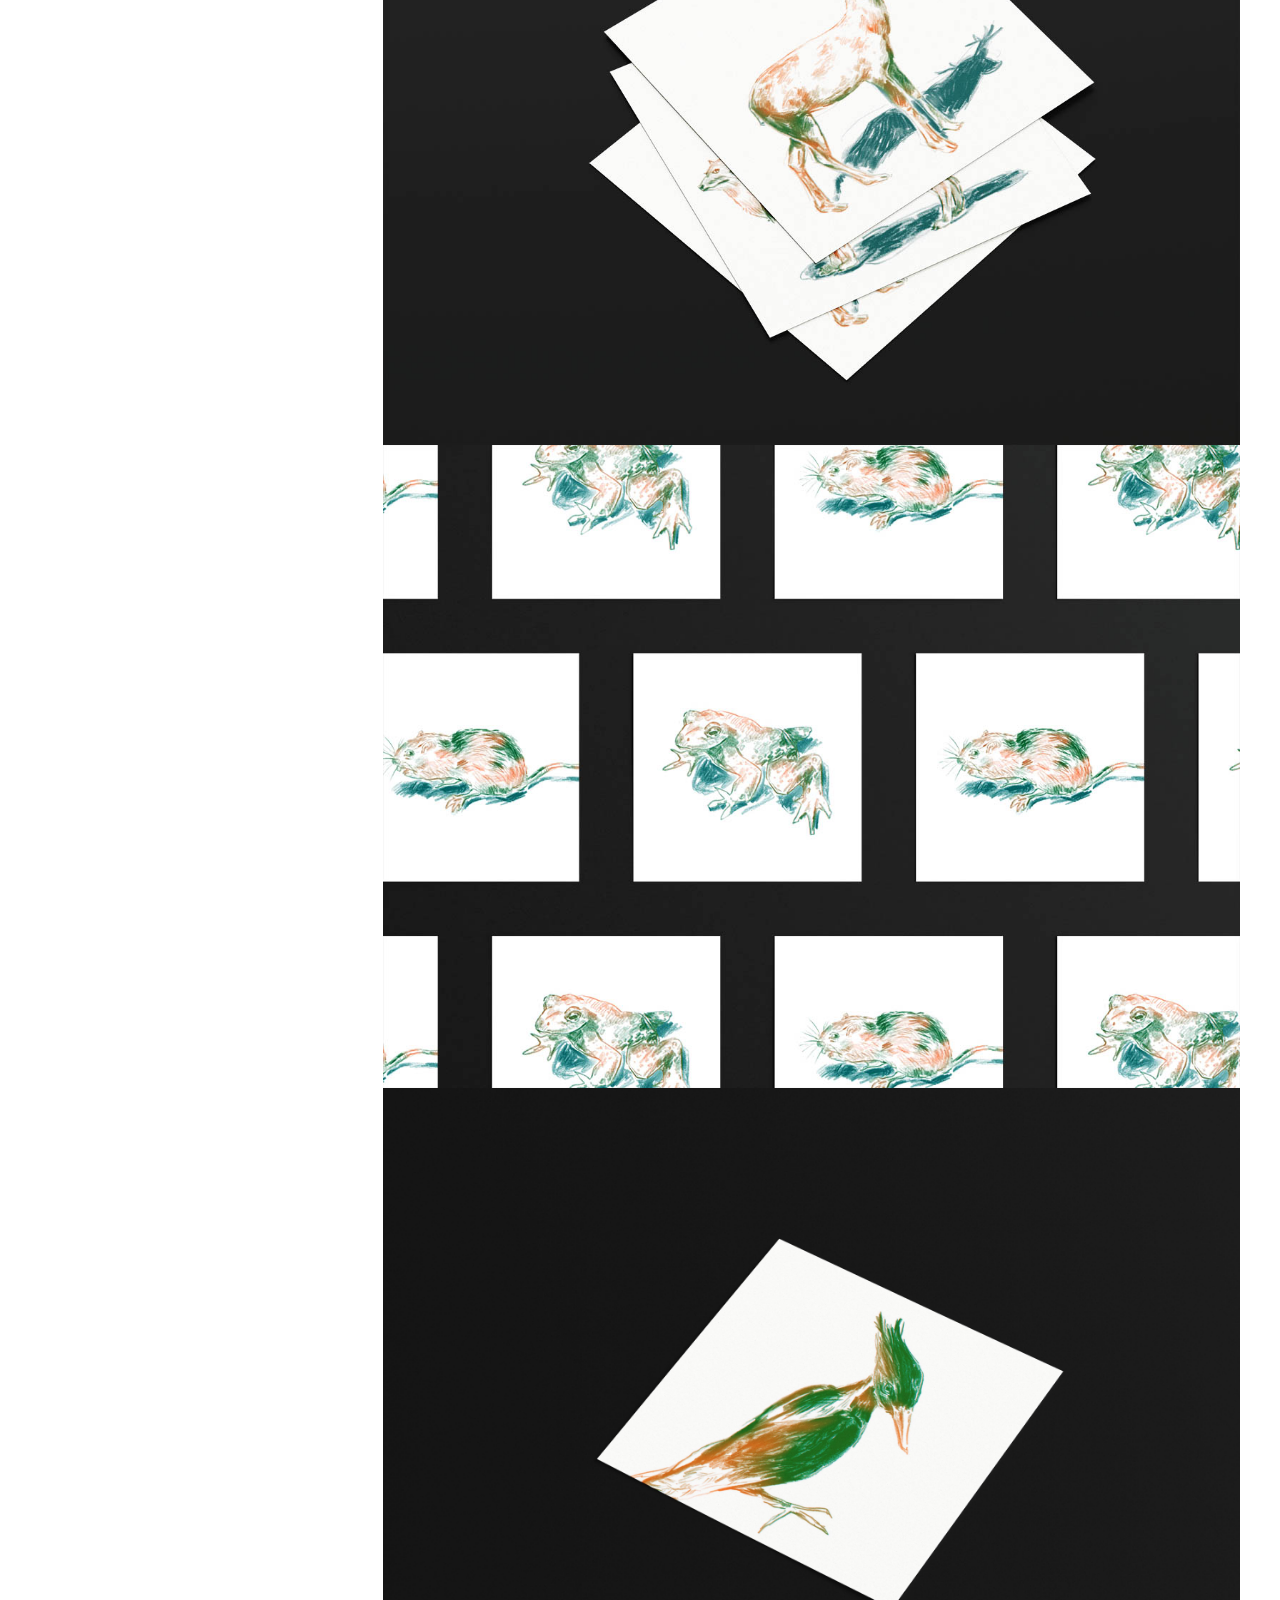
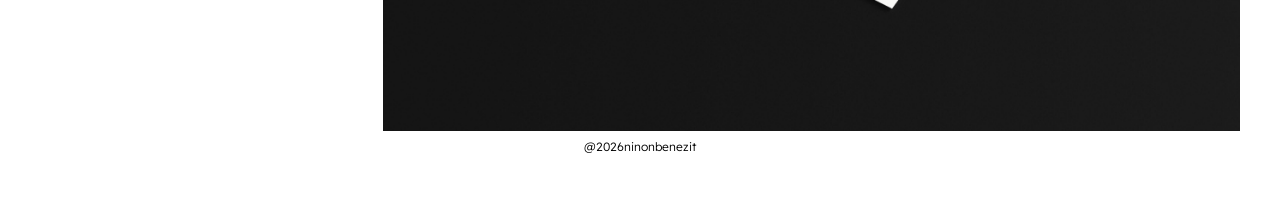
<file: nature.html>
<!DOCTYPE html>
<html lang="fr">
<head>
    <meta charset="UTF-8">
    <meta name="viewport" content="width=device-width, initial-scale=1.0">
    <title>Ninon Bénézit</title>

    <!-- CSS -->
    <link rel="stylesheet" href="style.css">

    <link rel="icon" type="image/x-icon" href="img/logo_1.png">

</head>
<body>
    <header>
        <a class="nom" href="index.html"><h1>Ninon Bénézit</h1></a>
        <a class="button" href="a-propos.html">à propos</a>
    </header>

    <div class="entete"> 
        <span>Faune</span> 
        <span class="center">risographie</span> 
        <span class="right">2026</span>
    </div>

     <!-- projets -->
    <div class="grid2">
    <aside>
        <p>---- Projet en cours ---- <br>
        Produire un objet de communication en risographie, exprimant la relation entre l’homme et l’animal. <br>
        Dénoncer la disparition de certaines espèces en raison du manque de protection sur la faune. Le tout sous forme d’un jeu, 
        comme un puzzle à compléter.
        </p>
    </aside>

    <main>
        <img src="img/nature_2.jpg" alt="photo animaux dans foret" 
        width="400" height="300">
        <img src="img/nature_1.jpg" alt="photo animaux dans foret" 
        width="400" height="300">
        <img src="img/nature_3.jpg" alt="illustration cerf" 
        width="400" height="300">
        <img src="img/nature_4.jpg" alt="illustration grenouille et souris" 
        width="400" height="300">
        <img src="img/nature_5.jpg" alt="illustration pic-vert" 
        width="400" height="300">
    </main>
    </div>

    <footer>
        @2026ninonbenezit 
    </footer>

    <!-- changement page -->
    <div class="footer">
        <span class="left"><a class="button" href="gangsters.html">Projet Précédent</a>
        </span>
        <span class="right"><a class="button" href="sauces.html">Projet Suivant</a>
        </span>
    </div>
    
</body>
</html>
</file>
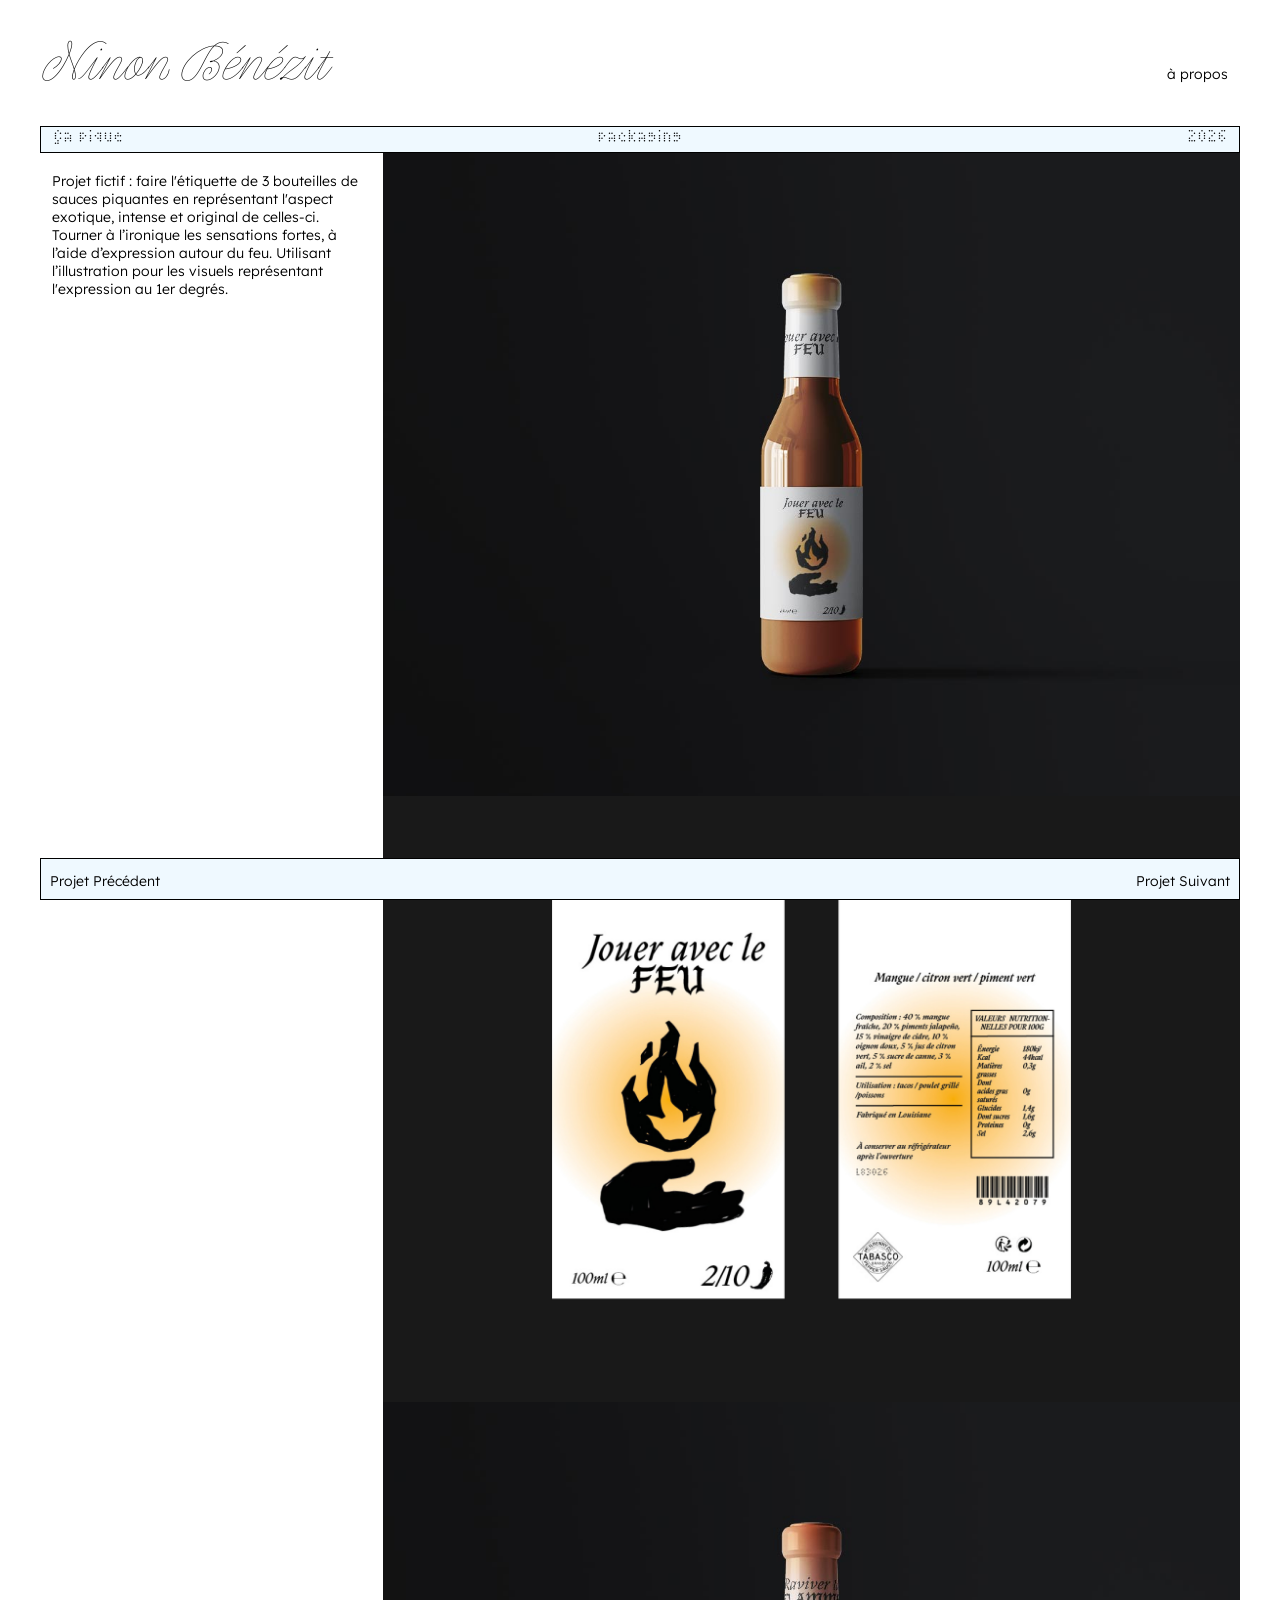
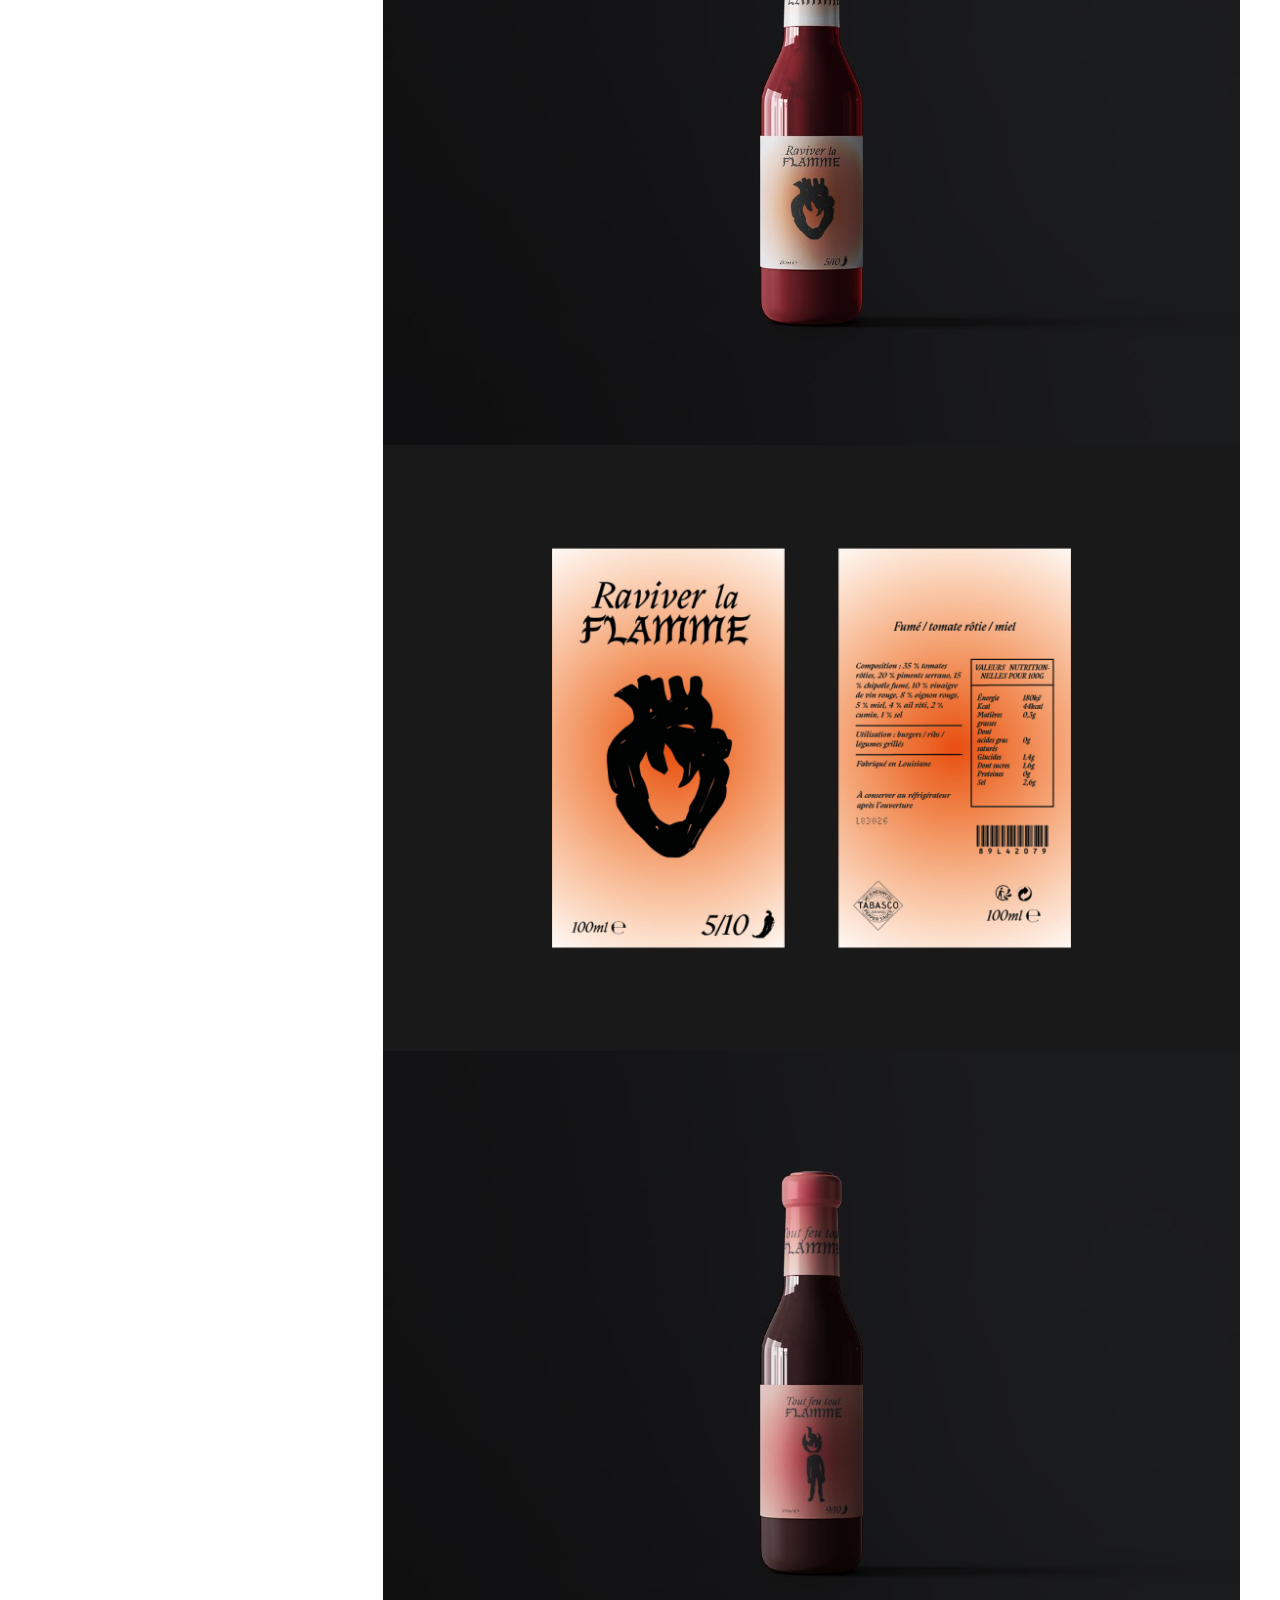
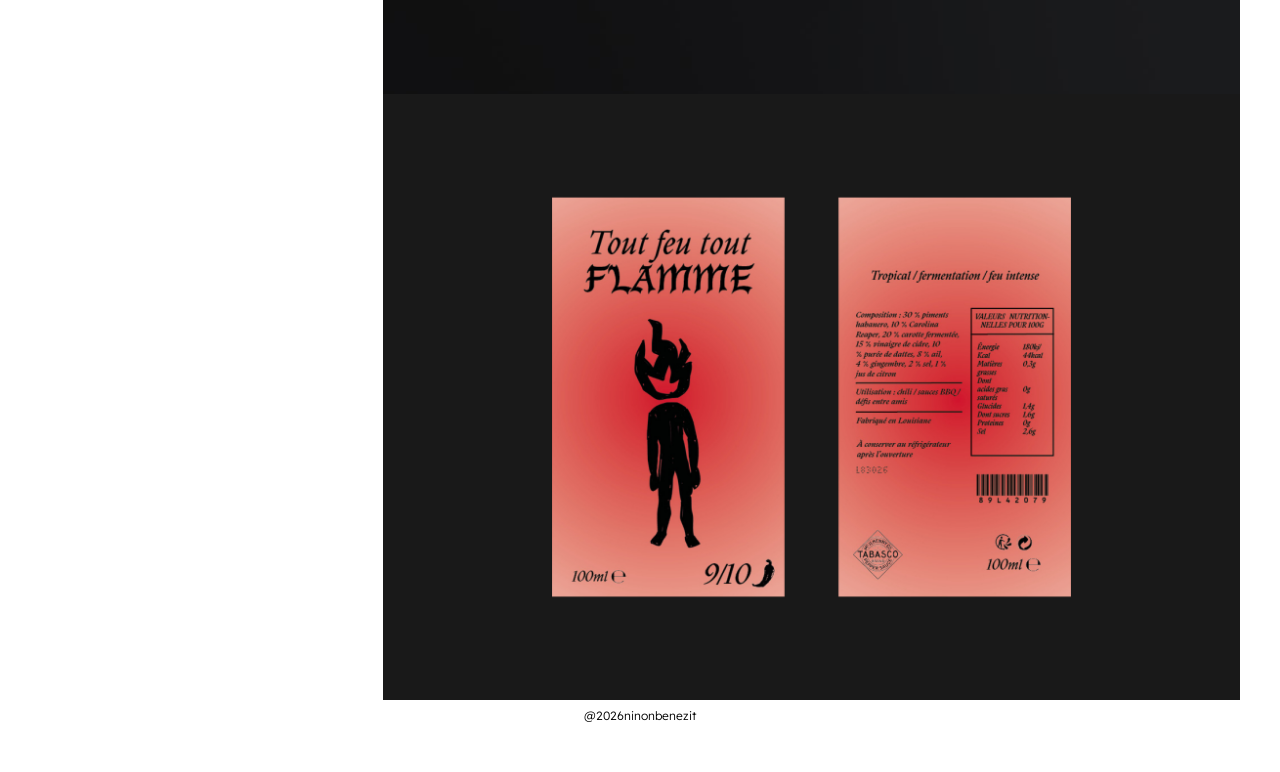
<file: sauces.html>
<!DOCTYPE html>
<html lang="fr">
<head>
    <meta charset="UTF-8">
    <meta name="viewport" content="width=device-width, initial-scale=1.0">
    <title>Ninon Bénézit</title>

    <!-- CSS -->
    <link rel="stylesheet" href="style.css">

    <link rel="icon" type="image/x-icon" href="img/logo_1.png">

</head>
<body>
    <header>
        <a class="nom" href="index.html"><h1>Ninon Bénézit</h1></a>
        <a class="button" href="a-propos.html">à propos</a>
    </header>

    <div class="entete"> 
        <span>Ça pique</span> 
        <span class="center">packaging</span> 
        <span class="right">2026</span>
    </div>

     <!-- projets -->
    <div class="grid2">
    <aside>
        <p>Projet fictif : faire l'étiquette de 3 bouteilles 
        de sauces piquantes en représentant l'aspect exotique, intense et original de celles-ci. <br>
        Tourner à l’ironique les sensations fortes, à l’aide d’expression 
        autour du feu. Utilisant l’illustration pour les visuels représentant l'expression au 1er 
        degrés.
        </p>
    </aside>

    <main>
        <img src="img/sauce_1.jpg" alt="sauce piquante" 
        width="400" height="300">
        <img src="img/etiquette_12.jpg" alt="sauce piquante" 
        width="400" height="300">
        <img src="img/sauce_2.jpg" alt="sauce piquante" 
        width="400" height="300">
        <img src="img/etiquette_34.jpg" alt="sauce piquante" 
        width="400" height="300">
        <img src="img/sauce_3.jpg" alt="sauce piquante" 
        width="400" height="300">
        <img src="img/etiquette_56.jpg" alt="sauce piquante" 
        width="400" height="300">
    </main>
    </div>

    <footer>
        @2026ninonbenezit 
    </footer>

    <!-- changement page -->
    <div class="footer">
        <span class="left"><a class="button" href="nature.html">Projet Précédent</a>
        </span>
        <span class="right"><a class="button" href="arachne.html">Projet Suivant</a>
        </span>
    </div>
    
</body>
</html>
</file>
<file: style.css>
/* typo */ 
@font-face {
    font-family: 'Pencerio';
    src: url(fonts/Pencerio-Hairline.woff);
}
@font-face {
    font-family: 'Tiny';
    src: url(fonts/TINY5x3-60.woff);
}
@font-face {
    font-family: 'LexendExtra';
    src: url(fonts/Lexend-ExtraLight.ttf);
}
@font-face {
    font-family: 'Lexend';
    src: url(fonts/Lexend-Light.ttf);
}

body{
    background:white;
    color: #000;
    font-family: 'Lexend', Courier, monospace;
    max-width: 1200px;
    margin: auto;
    padding: 4px;
}
    @media (max-width: 450px){
        body{
            margin: 10px;
        }
    }

/* txt */ 
h1{
    font-family: 'Pencerio', cursive;
    font-weight: 400;
    font-size: 45px;
}

h2{
    font-family: 'Tiny', monospace;
    font-weight: 100;
    font-size: 33px;
}
h3{
    font-family: 'Tiny', monospace;
    font-weight: 700;
    font-size: 40px;
}

p{
    text-align: left;
    font-size: 14px;
    margin: 12px;
}

form{
    display: flex;
    flex-direction: column;
    box-sizing: border-box;
    gap: 12px;
    max-width: 85%;
    width: 100%;
    margin-right: auto;
}
    @media (max-width: 450px){
        form{
             padding-left: 10px;
        }
    }

input
textarea{
    width: 100%;
    background: transparent;
    outline: none;
    padding: 9px;
}

/* boutons */ 
.button{
    margin-left: auto;
    color: #000;
    text-decoration: none;
    padding: 9px;
    transition: 1s background;
    font-size: 14px;
}
.button:hover{
    margin-left: auto;
    color: #0000007b;
    padding: 8.5px;
    font-size: 14px;
    font-style: oblique;
}
.nom:hover{
    color: #0000007b;
}

/* général */ 
a{
    text-decoration: none;
    color: #000;
}
img{
    width: 100%;
    height: auto;
    display: block;
}

header{
    z-index: 1000;
    top: 0;
    display: grid;
    justify-content: space-between;
    grid-template-columns: auto auto;
    align-items: baseline;
    position: sticky;
    background: white;
    padding-left: 5px;
    padding-right: 3px;
}

    .scrolling-left{
        position: relative;
        overflow: hidden;
        height: 20px;
        background: white;
        color: #000;
        border-top: solid 1px #000;
        border-bottom: solid 1px #000;
        align-items: center;
        margin-bottom: 8px;

    }
    .scrolling-text{
        position: absolute;
        width: 100%;
        height: 100%;
        white-space: nowrap;
        display: inline-block;
        font-style: oblique;
        animation: scroll-left 25s linear infinite;
    }
    @keyframes scroll-left{
        0% {
            transform: translateX(0);
        }
        100% {
            transform: translateX(-100%);
        }
    }
    @media (max-width: 700px){
        
        .scrolling-text{
            animation: scroll-left 15s linear infinite;
        }
    }

.entete{
    z-index: 1000;
    top: 105px;
    display: grid;
    grid-template-columns: 1fr 1fr 1fr; 
    align-items: center;
    justify-content: space-between; 
    position: sticky;
    font-family: 'Tiny', monospace;
    font: weight 20px;;
    font-size: 25px;
    padding-bottom: 10px;
    padding-left: 12px;
    padding-right: 12px;
    background: rgb(239, 249, 255);
    border: 1px solid #000;
}

.entere span{
    display: block;
}
.entete .left{
    text-align: left;
}
.entete .center{
    text-align: center;
}
.entete .right{
    text-align: right;
}

    @media (max-width: 450px){
        .entete{
            padding-top: 8px;
        }
    }

aside{
    height: calc(600px - 160px);
    top: 160px;
    position: sticky;
}

.footer{
    z-index: 1000;
    display: grid;
    grid-template-columns: 1fr 1fr;
    justify-content: space-between;
    bottom: 0px;
    position: sticky;
    background: rgb(239, 249, 255);
    padding-top: 7.5px;
    padding-bottom: 7.5px;
    border: 1px solid #000;
}
.footer span{
    display: block;
}
.footer .left{
    text-align: left;
}
.footer .center{
    text-align: center;
}
.footer .right{
    text-align: right;
}
    @media (max-width: 1680px){
        .footer{
        font-size: 20px;
        }
    }

footer{
    text-align: center;
    margin-top: 8px;
    margin-bottom: 3px;
    font-size: 12px;
}

@media (max-width: 600px){
    footer{
        font-size: 10px;
    }
    aside{
        height: calc(600px - 140px);
        top: 140px;
    }
}

/* grille */ 
.grid{
    display: grid;
    grid-template-columns: 1fr;
    gap: 7px;
}

.grid2{
    display: grid;
    grid-template-columns: 1fr 2.5fr;
    grid-template-rows: auto 1fr auto;
    grid-template-areas: 1fr;
}

.grid3{
    display: grid;
    grid-template-columns: 67.5% 1fr;
    grid-template-rows: auto 1fr auto;
}

 .item-grid{
            display: grid;
        }
        .item-grid img,
        .item-grid h1{
            grid-column: 1/-1;
            grid-row: 1/-1;
        }

        .item-grid h1{
            color:#fff;
            background: rgba(52, 90, 186, 0.817); /* rgba(95, 182, 182, 0.806) */ 
            margin: 0;
            opacity:0;
            transition: .4s;
            display: grid;
            align-items:center;
            justify-items: center;
        }
        .item-grid:hover h1{
            opacity:1;
        }

        
/* grille interactive */ 
.gallery {
  display: grid;
  grid-template-columns: 67.5% 1fr;
  padding: 4px;
  list-style: none;
}
.gallery img {
  display: block;
  width: 100%;
  object-fit: cover;
  transition: transform 0.5s;
}
@media (max-width: 600px){
    .gallery{
        grid-template-columns: 1fr;
    }
}

.lightbox {
  max-width: 90vw;
  padding: 0;
  border: 0;
  background: transparent;
}
.lightbox::backdrop {
  background: rgb(0 0 0 / 0.85);
}
.lightbox img {
   display: block;
   max-width: 90vw;
   max-height: 80vh;
}
.lightbox figcaption {
  padding: 0.5rem 0;
  color: #fff;
  text-align: center;
}

/* grillre interactive boutons */ 
.lightbox button {
  position: fixed;
  top: 50%;
  border: 0;
  background: none;
  color: #fff;
  font-size: 3rem;
  cursor: pointer;
}
.lightbox .prev { 
    left: 1rem; 
    font-family:"Lexend";
}
.lightbox .prev.prev:hover{ 
    left: 1rem; 
    font-weight: 900;
    font-family:"Lexend";
}
.lightbox .next { 
    right: 1rem; 
    font-family:"Lexend";
}
.lightbox .next:hover{ 
    right: 1rem; 
    font-weight: 900;
    font-family:"Lexend";
}
.lightbox .close { 
    top: 1rem; right: 1rem; 
    font-family:"Lexend";
}
.lightbox .close:hover{ 
    top: 1rem; right: 1rem;
    font-weight: 900;
    font-family:"Lexend";
}
</file>
